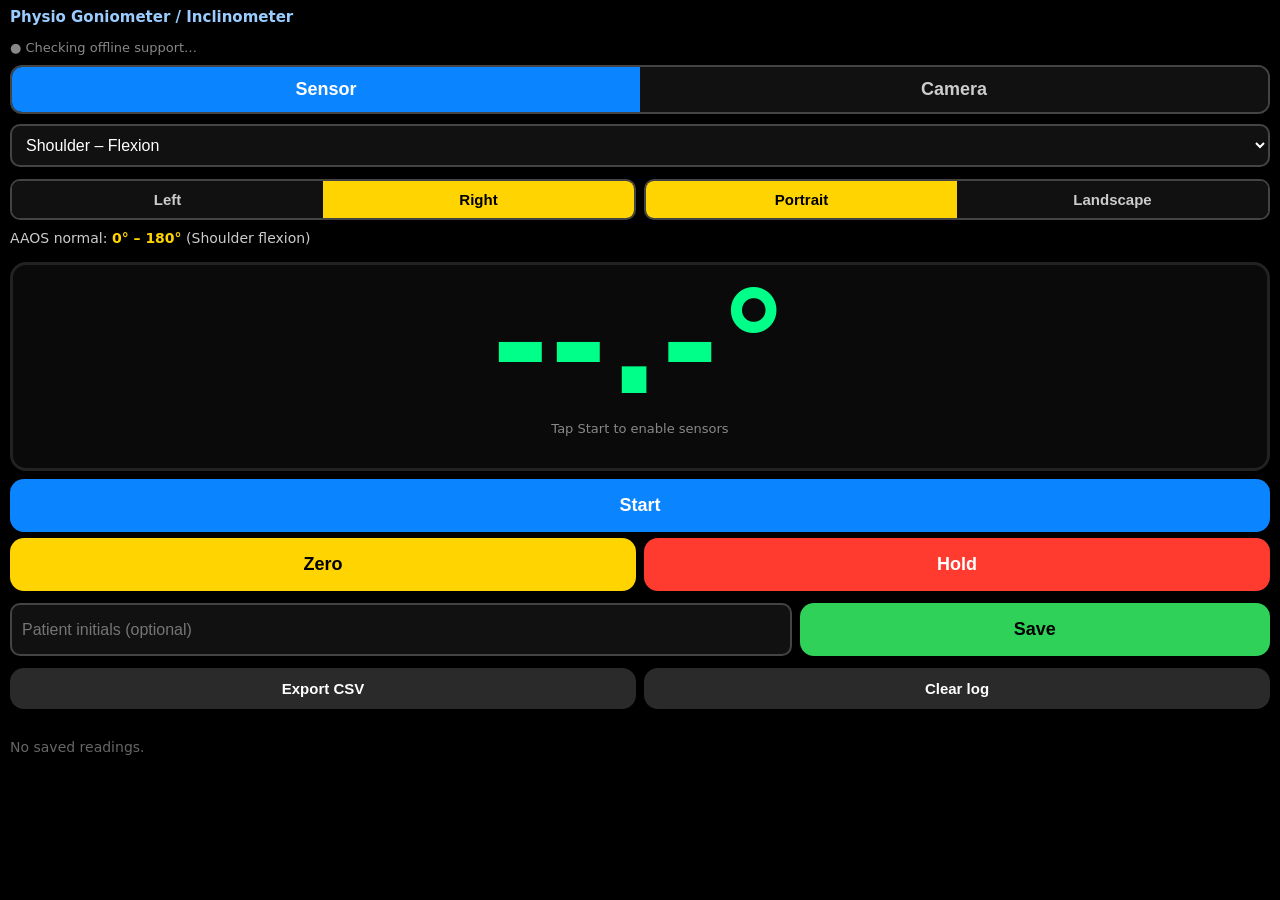
<file: index.html>
<!DOCTYPE html>
<html lang="en"><head>
<meta charset="utf-8">
<meta name="viewport" content="width=device-width,initial-scale=1,viewport-fit=cover,user-scalable=no">
<meta name="theme-color" content="#000000">
<link rel="manifest" href="manifest.json">
<link rel="icon" type="image/png" sizes="192x192" href="icon-192.png">
<link rel="apple-touch-icon" href="apple-touch-icon.png">
<meta name="apple-mobile-web-app-capable" content="yes">
<meta name="mobile-web-app-capable" content="yes">
<meta name="apple-mobile-web-app-status-bar-style" content="black">
<meta name="apple-mobile-web-app-title" content="Goniometer">
<title>Physio Goniometer</title>
<style>
*{box-sizing:border-box;-webkit-tap-highlight-color:transparent}
body{margin:0;background:#000;color:#fff;font-family:system-ui,-apple-system,Segoe UI,Roboto,sans-serif;display:flex;flex-direction:column;min-height:100vh;padding:env(safe-area-inset-top) 10px calc(10px + env(safe-area-inset-bottom))}
h1{font-size:15px;margin:8px 0;color:#9cf;font-weight:600}
.row{display:flex;gap:8px;margin:6px 0}
select,input{flex:1;font-size:16px;padding:10px;background:#111;color:#fff;border:2px solid #444;border-radius:10px;min-width:0}
.seg{display:flex;flex:1;border:2px solid #444;border-radius:10px;overflow:hidden}
.seg button{flex:1;border:0;border-radius:0;margin:0;background:#111;color:#ccc;font-size:15px;padding:10px}
.seg button.on{background:#ffd400;color:#000;font-weight:700}
#ref{font-size:14px;color:#ccc;min-height:20px;margin:4px 0}
#ref b{color:#ffd400}
#readout{text-align:center;margin:8px 0;padding:10px;border-radius:16px;background:#0a0a0a;border:3px solid #222}
#readout.held{border-color:#ff4d4d}
#angle{font-size:min(28vw,140px);font-weight:800;font-variant-numeric:tabular-nums;line-height:1;color:#0f8}
#readout.held #angle{color:#ff6b6b}
#status{font-size:13px;color:#888;margin-top:6px}
#flag{font-size:14px;margin-top:4px;min-height:18px}
button{font-size:18px;font-weight:700;padding:16px 8px;border-radius:14px;border:0;flex:1;background:#2a2a2a;color:#fff}
button:active{filter:brightness(1.4)}
#start{background:#0a84ff}#zero{background:#ffd400;color:#000}#hold{background:#ff3b30}#save{background:#30d158;color:#000}
#log{margin-top:10px;font-size:14px}
#log table{width:100%;border-collapse:collapse}
#log td{border-bottom:1px solid #222;padding:6px 3px;vertical-align:middle}
#log td.a{font-weight:700;color:#0f8;white-space:nowrap}
.del{background:#400;color:#f88;padding:6px 10px;font-size:14px;flex:none}
.small{font-size:15px;padding:12px 6px}
.spacer{flex:1}
.tabs{display:flex;gap:0;border:2px solid #444;border-radius:12px;overflow:hidden;margin:4px 0}
.tabs button{border-radius:0;background:#111;color:#ccc;padding:12px}
.tabs button.on{background:#0a84ff;color:#fff}
#camUI{display:none}
#camWrap{position:relative;background:#0a0a0a;border:3px solid #222;border-radius:16px;overflow:hidden;touch-action:none}
#video,#cv{width:100%;display:block}
#cv{display:none;touch-action:none}
#camAngle{text-align:center;font-size:min(16vw,72px);font-weight:800;color:#0f8;font-variant-numeric:tabular-nums}
#camSub{text-align:center;font-size:14px;color:#aaa}
#camHint{font-size:13px;color:#888;text-align:center;margin:4px 0}
</style></head><body>
<h1>Physio Goniometer / Inclinometer</h1>
<div id="pwaBar" style="display:flex;gap:8px;align-items:center;margin:6px 0;font-size:13px">
<span id="offState" style="flex:1;color:#888">● Checking offline support…</span>
<button id="installBtn" style="display:none;flex:none;font-size:14px;padding:8px 12px;background:#0a84ff">Install app</button></div>
<div id="iosHint" style="display:none;font-size:13px;background:#1c1c1e;border:1px solid #444;border-radius:10px;padding:8px;margin:4px 0">On iPhone: tap <b>Share</b> <span style="font-size:15px">⎋</span> then <b>Add to Home Screen</b> to install and use offline. <a href="#" id="iosX" style="color:#9cf">Dismiss</a></div>

<div class="tabs" id="tabs"><button data-m="sensor" class="on">Sensor</button><button data-m="camera">Camera</button></div>
<div class="row"><select id="joint" aria-label="Joint and movement"></select></div>
<div class="row">
 <div class="seg" id="side"><button data-v="L">Left</button><button data-v="R" class="on">Right</button></div>
 <div class="seg" id="axis"><button data-v="portrait" class="on">Portrait</button><button data-v="landscape">Landscape</button></div>
</div>
<div id="ref"></div>
<div id="sensorUI">
<div id="readout"><div id="angle">--.-°</div><div id="status">Tap Start to enable sensors</div><div id="flag"></div></div>
<div class="spacer"></div>
<div class="row"><button id="start">Start</button></div>
<div class="row"><button id="zero">Zero</button><button id="hold">Hold</button></div>
</div>
<div id="camUI">
<div id="camAngle">--.-°</div><div id="camSub">Capture or load a photo, then tap 3 points</div><div id="flag2" style="text-align:center;font-size:14px;min-height:18px"></div>
<div id="camWrap"><video id="video" playsinline muted autoplay></video><canvas id="cv"></canvas></div>
<div id="camHint">1 proximal landmark · 2 joint axis · 3 distal landmark — drag to adjust</div>
<div class="row"><button id="camLive" style="background:#0a84ff">Live camera</button><button id="camCap" style="background:#ffd400;color:#000">Capture</button></div>
<div class="row"><button class="small" id="camFileBtn">Photo / Upload</button><input type="file" id="camFile" accept="image/*" capture="environment" hidden><button class="small" id="camReset">Reset points</button></div>
<div class="row"><div class="seg" id="camConv"><button data-v="inc" class="on">Included</button><button data-v="sup">180 − angle</button></div><button class="small" id="camPng" style="flex:.7">PNG</button></div>
</div>
<div class="row"><input id="pt" placeholder="Patient initials (optional)" maxlength="8" autocapitalize="characters"><button id="save" style="flex:.6">Save</button></div>
<div class="row"><button class="small" id="csv">Export CSV</button><button class="small" id="clear">Clear log</button></div>
<div id="log"></div>
<script>
(function(){
"use strict";
// AAOS normal reference ranges (degrees)
var J=[
["Shoulder","Flexion",0,180],["Shoulder","Extension",0,60],["Shoulder","Abduction",0,180],
["Shoulder","Internal rotation",0,70],["Shoulder","External rotation",0,90],
["Elbow","Flexion",0,150],["Forearm","Pronation",0,80],["Forearm","Supination",0,80],
["Wrist","Flexion",0,80],["Wrist","Extension",0,70],["Wrist","Radial deviation",0,20],["Wrist","Ulnar deviation",0,30],
["Hip","Flexion",0,120],["Hip","Extension",0,30],["Hip","Abduction",0,45],["Hip","Adduction",0,30],
["Hip","Internal rotation",0,45],["Hip","External rotation",0,45],
["Knee","Flexion",0,135],["Knee","Extension",0,0],
["Ankle","Dorsiflexion",0,20],["Ankle","Plantarflexion",0,50],["Ankle","Inversion",0,35],["Ankle","Eversion",0,15],
["Cervical","Flexion",0,45],["Cervical","Extension",0,45],["Cervical","Lateral flexion",0,45],
["Lumbar","Flexion",0,60],["Lumbar","Extension",0,25],["Lumbar","Lateral flexion",0,25],
["Other","Free measurement",null,null]];
var $=function(id){return document.getElementById(id)};
var sel=$("joint");
J.forEach(function(j,i){var o=document.createElement("option");o.value=i;o.textContent=j[0]+" – "+j[1];sel.appendChild(o)});
var st={side:"R",axis:"portrait",raw:null,filt:null,zero:0,held:false,heldVal:null,running:false,last:0};
var ALPHA=0.15;
try{var p=JSON.parse(localStorage.getItem("gonio_prefs")||"{}");if(p.j!=null)sel.value=p.j;if(p.side)st.side=p.side;if(p.axis)st.axis=p.axis}catch(e){}
function prefs(){try{localStorage.setItem("gonio_prefs",JSON.stringify({j:sel.value,side:st.side,axis:st.axis}))}catch(e){}}
function seg(id,key){var el=$(id);[].forEach.call(el.children,function(b){b.classList.toggle("on",b.dataset.v===st[key]);
 b.onclick=function(){st[key]=b.dataset.v;[].forEach.call(el.children,function(x){x.classList.toggle("on",x===b)});
 if(key==="axis"){st.filt=null;st.zero=0;}prefs();render()}})}
seg("side","side");seg("axis","axis");
function cur(){return J[+sel.value]}
function showRef(){var j=cur();$("ref").innerHTML=j[2]==null?"Free measurement – no reference range":"AAOS normal: <b>"+j[2]+"° – "+j[3]+"°</b> ("+j[0]+" "+j[1].toLowerCase()+")"}
sel.onchange=function(){prefs();showRef();render()};showRef();
// Tilt angle in the plane relevant to how phone lies on limb.
// portrait: rotation about phone's X axis (beta); landscape: about Y axis (gamma) - computed from gravity vector for full 0-360 range.
function tilt(b,g){
 var br=b*Math.PI/180,gr=g*Math.PI/180;
 // gravity in device frame (ZXY intrinsic, alpha irrelevant)
 var gx=-Math.cos(br)*Math.sin(gr), gy=Math.sin(br), gz=Math.cos(br)*Math.cos(gr);
 var a= st.axis==="portrait" ? Math.atan2(gy,gz) : Math.atan2(-gx,gz);
 return a*180/Math.PI;
}
function wrap(a){while(a>180)a-=360;while(a<=-180)a+=360;return a}
function onOri(e){
 if(e.beta==null||e.gamma==null)return;
 var a=tilt(e.beta,e.gamma);st.raw=a;st.last=Date.now();
 if(st.filt==null)st.filt=a;else st.filt=wrap(st.filt+ALPHA*wrap(a-st.filt));
 if(!st.held)render();
}
function val(){if(st.held)return st.heldVal;if(st.filt==null)return null;return wrap(st.filt-st.zero)}
function render(){
 var v=val();
 $("angle").textContent=v==null?"--.-°":Math.abs(v).toFixed(1)+"°";
 $("readout").classList.toggle("held",st.held);
 $("hold").textContent=st.held?"Release":"Hold";
 var f="";var j=cur();
 if(v!=null&&j[2]!=null){var m=Math.abs(v);f=m<j[3]-5?"<span style='color:#ff9f0a'>Below normal (−"+(j[3]-m).toFixed(1)+"°)</span>":m>j[3]+5?"<span style='color:#64d2ff'>Above normal range</span>":"<span style='color:#0f8'>Within normal range</span>"}
 $("flag").innerHTML=f;
 if(st.running)$("status").textContent=(st.held?"HELD":"Live")+" · "+st.axis+" · "+(st.side==="L"?"Left":"Right")+(v!=null&&v<0?" · (−) direction":"");
}
$("start").onclick=function(){
 function go(){window.addEventListener("deviceorientation",onOri,true);st.running=true;$("start").textContent="Sensors on";$("start").style.background="#1c3d6b";
  $("status").textContent="Waiting for sensor data…";
  setTimeout(function(){if(!st.last)$("status").textContent="No sensor data. Needs a phone with motion sensors and HTTPS."},2500)}
 if(typeof DeviceOrientationEvent!=="undefined"&&typeof DeviceOrientationEvent.requestPermission==="function"){
  DeviceOrientationEvent.requestPermission().then(function(r){if(r==="granted")go();else $("status").textContent="Motion permission denied. Enable in Settings › Safari › Motion & Orientation."}).catch(function(err){$("status").textContent="Permission error: "+err})
 }else if(typeof DeviceOrientationEvent==="undefined"){$("status").textContent="DeviceOrientation not supported on this device."}else go();
};
$("zero").onclick=function(){if(st.filt==null)return;st.held=false;st.zero=st.filt;render();buzz()};
$("hold").onclick=function(){if(!st.held){var v=val();if(v==null)return;st.heldVal=v;st.held=true}else st.held=false;render();buzz()};
function buzz(){try{navigator.vibrate&&navigator.vibrate(30)}catch(e){}}
// Log
function load(){try{return JSON.parse(localStorage.getItem("gonio_log")||"[]")}catch(e){return[]}}
function store(l){localStorage.setItem("gonio_log",JSON.stringify(l))}
function esc(s){return String(s).replace(/[&<>"']/g,function(c){return{"&":"&amp;","<":"&lt;",">":"&gt;",'"':"&quot;","'":"&#39;"}[c]})}
function drawLog(){var l=load();if(!l.length){$("log").innerHTML="<p style='color:#666'>No saved readings.</p>";return}
 var h="<table>";l.slice().reverse().forEach(function(r){var d=new Date(r.t);
  h+="<tr><td>"+esc(d.toLocaleDateString())+" "+esc(d.toLocaleTimeString([], {hour:'2-digit',minute:'2-digit'}))+"<br><small>"+esc(r.pt||"—")+" · "+esc(r.side)+" "+esc(r.joint)+" "+esc(r.mov)+(r.method==="camera"?" · 📷":"")+"</small></td><td class='a'>"+r.angle.toFixed(1)+"°</td><td><button class='del' data-id='"+r.id+"'>✕</button></td></tr>"});
 $("log").innerHTML=h+"</table>";
 [].forEach.call(document.querySelectorAll(".del"),function(b){b.onclick=function(){if(!confirm("Delete this reading?"))return;store(load().filter(function(r){return String(r.id)!==b.dataset.id}));drawLog()}})}
$("save").onclick=function(){var v=window.__mode==="camera"?window.__camVal():val();if(v==null){alert("No reading yet. Tap Start.");return}var j=cur();
 var l=load();l.push({id:Date.now(),t:new Date().toISOString(),pt:$("pt").value.trim().toUpperCase(),side:st.side==="L"?"Left":"Right",joint:j[0],mov:j[1],angle:Math.round(Math.abs(v)*10)/10,signed:Math.round(v*10)/10,axis:window.__mode==="camera"?"":st.axis,method:window.__mode==="camera"?"camera":"sensor",normal:j[2]==null?"":j[2]+"-"+j[3]});
 store(l);drawLog();buzz()};
$("clear").onclick=function(){if(confirm("Delete ALL saved readings?")){store([]);drawLog()}};
$("csv").onclick=function(){var l=load();if(!l.length){alert("Log is empty.");return}
 var q=function(s){return'"'+String(s).replace(/"/g,'""')+'"'};
 var rows=[["Timestamp","Patient","Side","Joint","Movement","Angle_deg","Signed_deg","Axis","Method","AAOS_normal_deg"]].concat(l.map(function(r){return[r.t,r.pt,r.side,r.joint,r.mov,r.angle,r.signed,r.axis,r.method||"sensor",r.normal]}));
 var csv=rows.map(function(r){return r.map(q).join(",")}).join("\r\n");
 var blob=new Blob(["\ufeff"+csv],{type:"text/csv"});var name="goniometer_"+new Date().toISOString().slice(0,10)+".csv";
 try{var file=new File([blob],name,{type:"text/csv"});if(navigator.canShare&&navigator.canShare({files:[file]})){navigator.share({files:[file],title:name}).catch(function(){});return}}catch(e){}
 var a=document.createElement("a");a.href=URL.createObjectURL(blob);a.download=name;document.body.appendChild(a);a.click();setTimeout(function(){URL.revokeObjectURL(a.href);a.remove()},1000)};
drawLog();render();
window.__gonio={st:st,val:val};window.__J=J;
})();
</script>

<script>
(function(){
"use strict";
var $=function(id){return document.getElementById(id)};
window.__mode="sensor";
var video=$("video"),cv=$("cv"),ctx=cv.getContext("2d"),img=null,pts=[],drag=-1,conv="inc",stream=null,loupe=null;
[].forEach.call($("tabs").children,function(b){b.onclick=function(){window.__mode=b.dataset.m;
 [].forEach.call($("tabs").children,function(x){x.classList.toggle("on",x===b)});
 $("sensorUI").style.display=b.dataset.m==="sensor"?"":"none";$("camUI").style.display=b.dataset.m==="camera"?"block":"none";
 $("axis").style.visibility=b.dataset.m==="camera"?"hidden":"";if(b.dataset.m!=="camera")stop();}});
[].forEach.call($("camConv").children,function(b){b.onclick=function(){conv=b.dataset.v;[].forEach.call($("camConv").children,function(x){x.classList.toggle("on",x===b)});draw()}});
function stop(){if(stream){stream.getTracks().forEach(function(t){t.stop()});stream=null}}
$("camLive").onclick=function(){
 if(!navigator.mediaDevices||!navigator.mediaDevices.getUserMedia){$("camSub").textContent="Live camera unavailable – use Photo / Upload";return}
 navigator.mediaDevices.getUserMedia({video:{facingMode:{ideal:"environment"},width:{ideal:1920}},audio:false}).then(function(s){stop();stream=s;video.srcObject=s;video.style.display="block";cv.style.display="none";video.play();$("camSub").textContent="Aim, then tap Capture"})
 .catch(function(e){$("camSub").textContent="Camera error: "+e.name+" – use Photo / Upload"})};
$("camCap").onclick=function(){if(!stream||!video.videoWidth){$("camSub").textContent="Start Live camera first";return}
 var c=document.createElement("canvas");c.width=video.videoWidth;c.height=video.videoHeight;c.getContext("2d").drawImage(video,0,0);
 var im=new Image();im.onload=function(){setImg(im)};im.src=c.toDataURL("image/jpeg",.92);stop()};
$("camFileBtn").onclick=function(){$("camFile").click()};
$("camFile").onchange=function(e){var f=e.target.files[0];if(!f)return;var im=new Image();im.onload=function(){setImg(im)};im.src=URL.createObjectURL(f);e.target.value=""};
$("camReset").onclick=function(){pts=[];draw()};
function setImg(im){img=im;pts=[];cv.width=im.naturalWidth;cv.height=im.naturalHeight;video.style.display="none";cv.style.display="block";$("camSub").textContent="Tap: proximal, joint axis, distal";draw()}
window.__camSetImg=setImg;
function ang(){if(pts.length<3)return null;var a=pts[0],b=pts[1],c=pts[2];
 var a1=Math.atan2(a.y-b.y,a.x-b.x),a2=Math.atan2(c.y-b.y,c.x-b.x);var d=Math.abs(a1-a2)*180/Math.PI;if(d>180)d=360-d;return d}
window.__camVal=function(){var d=ang();if(d==null)return null;return conv==="inc"?d:180-d};
window.__camPts=function(p){if(p)pts=p;draw();return pts};
function draw(){if(!img)return;var W=cv.width,u=Math.max(W,cv.height)/400;
 ctx.drawImage(img,0,0);ctx.lineCap="round";
 if(pts.length>1){ctx.lineWidth=4*u;ctx.strokeStyle="#ffd400";ctx.beginPath();ctx.moveTo(pts[0].x,pts[0].y);ctx.lineTo(pts[1].x,pts[1].y);if(pts[2])ctx.lineTo(pts[2].x,pts[2].y);ctx.stroke()}
 var d=ang();
 if(d!=null){var b=pts[1],a1=Math.atan2(pts[0].y-b.y,pts[0].x-b.x),a2=Math.atan2(pts[2].y-b.y,pts[2].x-b.x),diff=a2-a1;
  while(diff>Math.PI)diff-=2*Math.PI;while(diff<-Math.PI)diff+=2*Math.PI;
  ctx.strokeStyle="#0f8";ctx.lineWidth=3*u;ctx.beginPath();ctx.arc(b.x,b.y,30*u,a1,a1+diff,diff<0);ctx.stroke();
  var v=window.__camVal();ctx.font="bold "+(22*u)+"px system-ui";ctx.fillStyle="#000";ctx.strokeStyle="#000";ctx.lineWidth=5*u;
  var t=v.toFixed(1)+"°",mid=a1+diff/2,tx=b.x+Math.cos(mid)*48*u-20*u,ty=b.y+Math.sin(mid)*48*u+8*u;ctx.strokeText(t,tx,ty);ctx.fillStyle="#0f8";ctx.fillText(t,tx,ty)}
 pts.forEach(function(p,i){ctx.beginPath();ctx.arc(p.x,p.y,9*u,0,7);ctx.fillStyle=i===1?"#ff3b30":"#0a84ff";ctx.fill();ctx.lineWidth=2*u;ctx.strokeStyle="#fff";ctx.stroke();
  ctx.fillStyle="#fff";ctx.font="bold "+(12*u)+"px system-ui";ctx.fillText(String(i+1),p.x-4*u,p.y+4*u)});
 if(loupe){var R=70*u,z=3,lx=loupe.x<W/2?W-R-10*u:R+10*u,ly=R+10*u;
  ctx.save();ctx.beginPath();ctx.arc(lx,ly,R,0,7);ctx.clip();ctx.drawImage(img,loupe.x-R/z,loupe.y-R/z,2*R/z,2*R/z,lx-R,ly-R,2*R,2*R);
  ctx.strokeStyle="#ff3b30";ctx.lineWidth=1.5*u;ctx.beginPath();ctx.moveTo(lx-R,ly);ctx.lineTo(lx+R,ly);ctx.moveTo(lx,ly-R);ctx.lineTo(lx,ly+R);ctx.stroke();ctx.restore();
  ctx.beginPath();ctx.arc(lx,ly,R,0,7);ctx.strokeStyle="#fff";ctx.lineWidth=3*u;ctx.stroke()}
 $("camAngle").textContent=d==null?"--.-°":window.__camVal().toFixed(1)+"°";
 $("camSub").textContent=d==null?(["Tap proximal landmark","Tap joint axis","Tap distal landmark"][pts.length]):"Included "+d.toFixed(1)+"° · 180−angle "+(180-d).toFixed(1)+"°";
 var f="",sel=$("joint");if(d!=null&&window.__J){var j=window.__J[+sel.value];var m=window.__camVal();if(j[2]!=null)f=m<j[3]-5?"<span style='color:#ff9f0a'>Below normal (−"+(j[3]-m).toFixed(1)+"°)</span>":m>j[3]+5?"<span style='color:#64d2ff'>Above normal range</span>":"<span style='color:#0f8'>Within normal range</span>"}
 $("flag2").innerHTML=f}
$("joint").addEventListener("change",draw);
function pos(e){var r=cv.getBoundingClientRect();return{x:(e.clientX-r.left)*cv.width/r.width,y:(e.clientY-r.top)*cv.height/r.height}}
cv.addEventListener("pointerdown",function(e){if(!img)return;e.preventDefault();cv.setPointerCapture(e.pointerId);var p=pos(e),r=cv.getBoundingClientRect(),th=30*cv.width/r.width,best=-1,bd=th;
 pts.forEach(function(q,i){var dd=Math.hypot(q.x-p.x,q.y-p.y);if(dd<bd){bd=dd;best=i}});
 if(best<0&&pts.length<3){pts.push(p);best=pts.length-1}drag=best;if(drag>=0){pts[drag]=p;loupe=p}draw()});
cv.addEventListener("pointermove",function(e){if(drag<0)return;e.preventDefault();var p=pos(e);pts[drag]=p;loupe=p;draw()});
function up(){drag=-1;loupe=null;draw()}cv.addEventListener("pointerup",up);cv.addEventListener("pointercancel",up);
$("camPng").onclick=function(){if(!img)return;loupe=null;draw();var sel=$("joint"),j=window.__J?window.__J[+sel.value]:["",""];
 var a=document.createElement("a");a.download="goniometer_"+(j[0]+"_"+j[1]).replace(/\W+/g,"_")+"_"+new Date().toISOString().slice(0,19).replace(/:/g,"")+".png";
 cv.toBlob(function(b){a.href=URL.createObjectURL(b);document.body.appendChild(a);a.click();setTimeout(function(){a.remove()},1000)},"image/png")};
})();
</script>
<script>
(function(){var st=document.getElementById("offState"),ib=document.getElementById("installBtn"),dp=null;
function set(t,c){st.textContent="● "+t;st.style.color=c}
function upd(){if(!navigator.onLine)set("Offline – running from cache","#ff9f0a")}
window.addEventListener("online",function(){chk()});window.addEventListener("offline",upd);
function chk(){if(!("serviceWorker" in navigator)||!window.isSecureContext){set("Offline mode needs HTTPS / a modern browser","#ff6b6b");return}
 navigator.serviceWorker.ready.then(function(r){caches.keys().then(function(k){set(k.length?"Offline ready":"Preparing offline…",k.length?"#30d158":"#888");upd()})})}
if("serviceWorker" in navigator&&window.isSecureContext){navigator.serviceWorker.register("sw.js",{scope:"./"}).then(function(){chk()}).catch(function(e){set("Offline setup failed: "+e.message,"#ff6b6b")})}else chk();
window.addEventListener("beforeinstallprompt",function(e){e.preventDefault();dp=e;ib.style.display=""});
ib.onclick=function(){if(!dp)return;dp.prompt();dp.userChoice.finally(function(){dp=null;ib.style.display="none"})};
window.addEventListener("appinstalled",function(){ib.style.display="none"});
var ios=/iphone|ipad|ipod/i.test(navigator.userAgent)||(navigator.platform==="MacIntel"&&navigator.maxTouchPoints>1),standalone=navigator.standalone||matchMedia("(display-mode: standalone)").matches;
if(ios&&!standalone&&!localStorage.getItem("iosHintX"))document.getElementById("iosHint").style.display="";
document.getElementById("iosX").onclick=function(e){e.preventDefault();localStorage.setItem("iosHintX","1");document.getElementById("iosHint").style.display="none"};
})();
</script>
</body></html>
</file>
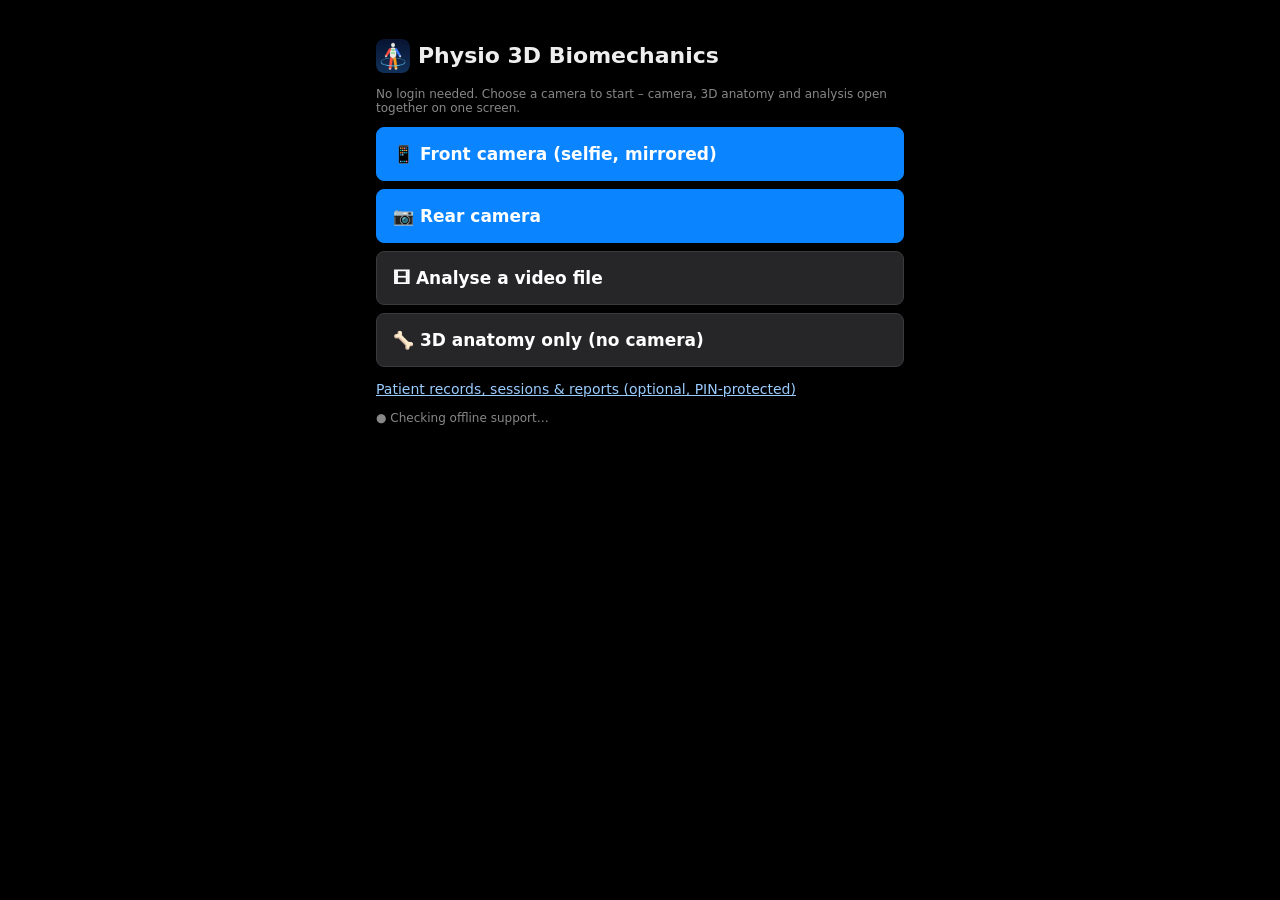
<file: biomech/index.html>
<!doctype html><html lang="en"><head><meta charset="utf-8"><meta name="viewport" content="width=device-width,initial-scale=1,viewport-fit=cover">
<title>Physio 3D Biomechanics</title><meta name="theme-color" content="#000000"><link rel="manifest" href="manifest.json">
<link rel="icon" href="favicon-32.png" sizes="32x32"><link rel="apple-touch-icon" href="apple-touch-icon.png"><meta name="apple-mobile-web-app-capable" content="yes">
<style>
*{box-sizing:border-box}html,body{margin:0;height:100%;background:#000;color:#eee;font-family:system-ui,-apple-system,Segoe UI,Roboto,sans-serif;font-size:14px}
button,select,input{font:inherit;color:#fff;background:#262628;border:1px solid #3a3a3c;border-radius:8px;padding:6px 9px;margin:2px}button{cursor:pointer;font-weight:600}
.b{background:#0a84ff;border-color:#0a84ff}.y{background:#ffd400;color:#000;border-color:#ffd400}.on{background:#0a84ff;border-color:#0a84ff}
#start{max-width:560px;margin:0 auto;padding:24px 16px}#start h1{font-size:22px;display:flex;gap:8px;align-items:center}#start h1 img{width:34px;border-radius:8px}
#start .big{display:block;width:100%;padding:16px;font-size:17px;margin:8px 0;text-align:left}#start small{color:#888}
#app{display:none;height:100%;flex-direction:column}#bar{display:flex;flex-wrap:wrap;gap:2px;align-items:center;padding:4px 6px;background:#0d0d0f;border-bottom:1px solid #222}
#bar .t{font-weight:800;margin-right:6px}#bar .sp{flex:1}.pill{display:inline-block;padding:2px 8px;border-radius:10px;font-size:12px;background:#222;margin:1px}
#grid{flex:1;min-height:0;display:grid;gap:4px;padding:4px;grid-template-columns:1fr 1.25fr 380px;grid-template-areas:"cam atl ana"}
@media(max-width:1250px){#grid{grid-template-columns:1fr 1.2fr;grid-template-rows:auto 1fr;grid-template-areas:"cam atl" "ana atl"}}
.pn{background:#0b0c10;border:1px solid #222;border-radius:10px;min-height:0;min-width:0;position:relative;overflow:hidden;display:flex;flex-direction:column}
#pcam{grid-area:cam}#patl{grid-area:atl}#pana{grid-area:ana;overflow:auto}
#vwrap{position:relative;background:#111;flex:1;min-height:180px}#vwrap video{width:100%;height:100%;object-fit:contain;display:block}#vwrap canvas{position:absolute;inset:0;width:100%;height:100%}
.mir{transform:scaleX(-1)}#hud{position:absolute;left:6px;top:6px;right:6px;display:flex;gap:4px;flex-wrap:wrap;pointer-events:none;text-shadow:0 1px 2px #000}
#atl{flex:1;width:100%;min-height:260px;display:block;touch-action:none;background:radial-gradient(#1a2333,#05070a)}
#ltools{padding:4px;border-top:1px solid #222;font-size:12px;max-height:45%;overflow:auto}#ltools .lr{display:flex;align-items:center;gap:4px}#ltools .lr span{flex:1}#ltools input[type=range]{width:70px;padding:0}
#selbox{position:absolute;left:6px;top:6px;max-width:70%;background:#000c;border:1px solid #333;border-radius:8px;padding:6px;font-size:12px;display:none}
#tabs{display:flex;flex-wrap:wrap;gap:2px;padding:4px;position:sticky;top:0;background:#0b0c10;z-index:2}#tabs button{padding:5px 8px;font-size:13px}
.tb{padding:6px 8px}.tb table{border-collapse:collapse;width:100%;font-size:12px}.tb td,.tb th{border-bottom:1px solid #222;padding:3px;text-align:left;vertical-align:top}.tb th{color:#9cf}
.tag{font-size:10px;padding:1px 5px;border-radius:6px;white-space:nowrap}.tc{background:#0a3d1f;color:#7ee2a0}.ti{background:#3d2a00;color:#ffcf66}
.muted{color:#888;font-size:12px}.role{display:inline-block;width:10px;height:10px;border-radius:3px;margin-right:4px}#arc{width:100%;height:240px;display:block;background:radial-gradient(#1a2333,#05070a);border-radius:8px;touch-action:none}
#lic{font-size:10px;color:#777;padding:2px 6px}#mtabs{display:none}
@media(max-width:760px){#grid{display:block;overflow:auto}#mtabs{display:flex;gap:2px;padding:4px}#mtabs button{flex:1}.pn{display:none;height:calc(100vh - 140px)}.pn.show{display:flex}#pana.show{display:block}}
</style>
<script type="importmap">{"imports":{"three":"./vendor/three.module.min.js"}}</script></head><body>
<div id="start"><h1><img src="icon-192.png" alt="">Physio 3D Biomechanics</h1>
<p class="muted">No login needed. Choose a camera to start – camera, 3D anatomy and analysis open together on one screen.</p>
<button class="big b" data-cam="user">📱 Front camera (selfie, mirrored)</button><button class="big b" data-cam="environment">📷 Rear camera</button>
<button class="big" data-cam="file">🎞 Analyse a video file</button><button class="big" data-cam="none">🦴 3D anatomy only (no camera)</button>
<p><a href="patients.html" style="color:#9cf">Patient records, sessions & reports (optional, PIN-protected)</a></p>
<p id="offState" class="muted">● Checking offline support…</p></div>
<div id="app"><div id="bar"><span class="t">Biomech3D</span>
<select id="reg"></select><select id="side"><option value="R">Right</option><option value="L">Left</option></select><select id="mot"></select>
<button id="camT" title="Switch front/rear">⟲ Camera</button><span id="viewP" class="pill">view: –</span><span id="poseP" class="pill">pose: –</span><span class="sp"></span>
<button id="saveB">💾 Save</button><a href="patients.html"><button>Patient tools</button></a></div>
<div id="mtabs"><button data-p="pcam" class="on">Camera</button><button data-p="patl">3D</button><button data-p="pana">Analysis</button></div>
<div id="grid">
<div class="pn show" id="pcam"><div id="vwrap"><video id="vid" playsinline muted></video><canvas id="ov"></canvas><div id="hud"></div></div></div>
<div class="pn" id="patl"><canvas id="atl"></canvas><div id="selbox"></div><div id="ltools"></div><div id="lic"></div></div>
<div class="pn" id="pana"><div id="tabs"></div><div id="tbody" class="tb"></div></div>
</div></div>
<input type="file" id="vidPick" accept="video/*" style="display:none">
<script type="module" src="main.js"></script>
<script>
(function(){var st=document.getElementById("offState");function set(t,c){st.textContent="● "+t;st.style.color=c}
if("serviceWorker" in navigator&&window.isSecureContext){navigator.serviceWorker.register("sw.js",{scope:"./"}).then(function(){return navigator.serviceWorker.ready}).then(function(){caches.keys().then(function(k){var ok=k.some(function(x){return x.indexOf("biomech-v2")===0});set(ok?"Offline ready (region models cache after first open)":"Preparing offline…",ok?"#30d158":"#888")})}).catch(function(e){set("Offline setup failed: "+e.message,"#ff6b6b")})}else set("Offline mode needs HTTPS","#ff6b6b");})();
</script></body></html>
</file>
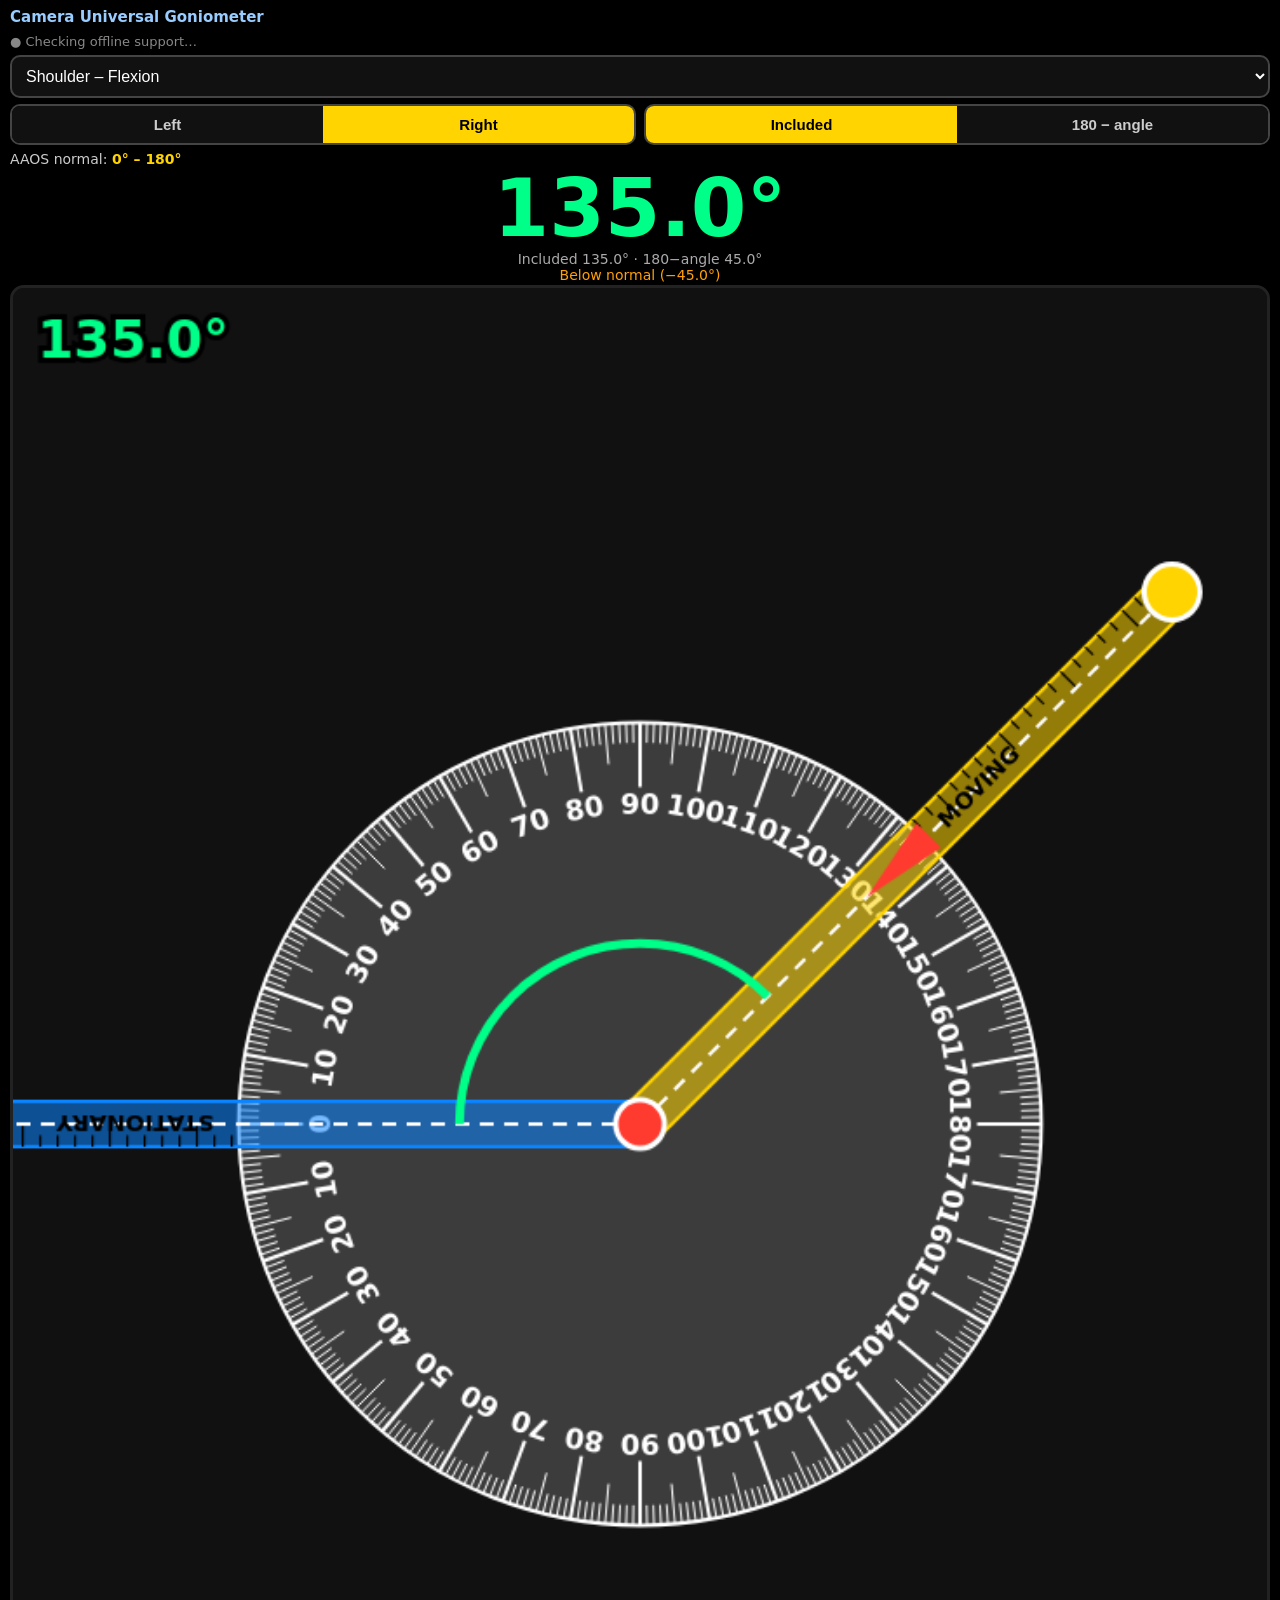
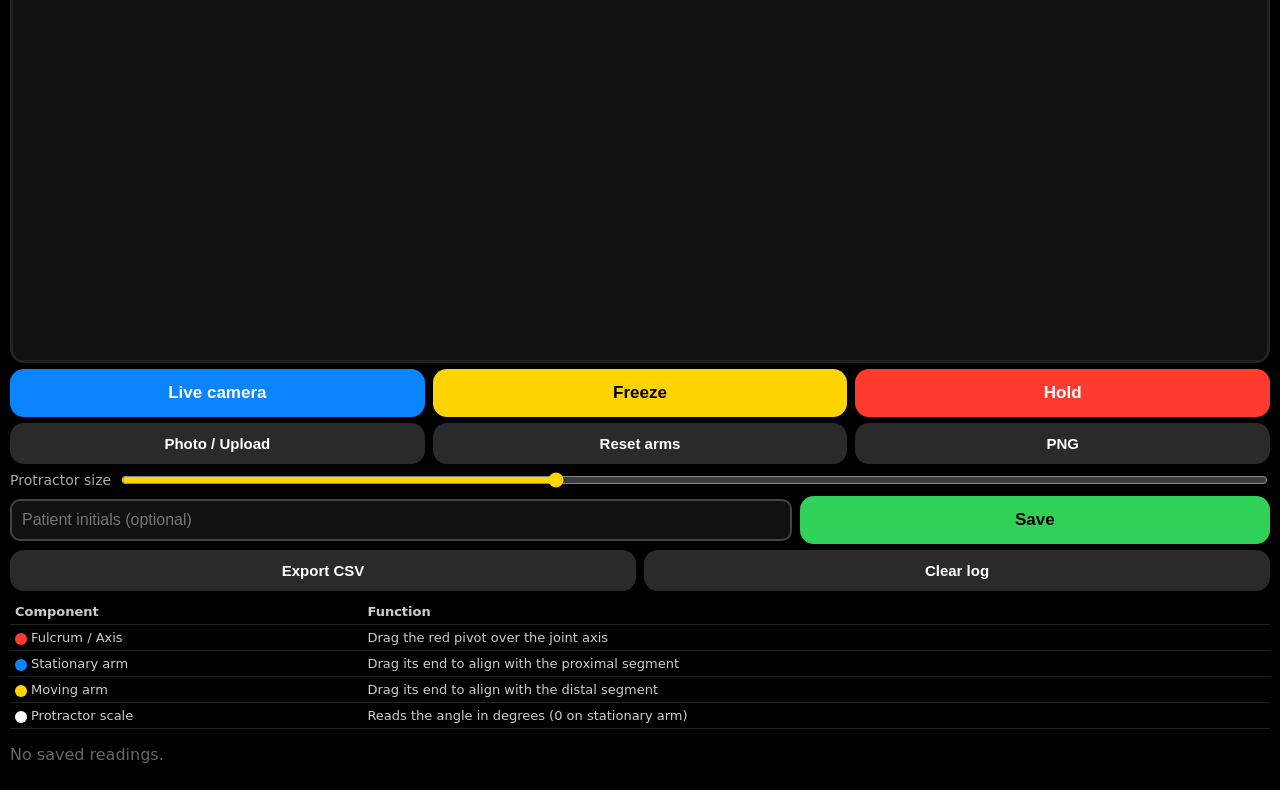
<file: camera/index.html>
<!DOCTYPE html>
<html lang="en"><head>
<meta charset="utf-8">
<meta name="viewport" content="width=device-width,initial-scale=1,viewport-fit=cover,user-scalable=no">
<meta name="theme-color" content="#000">
<link rel="manifest" href="manifest.json">
<link rel="icon" type="image/png" sizes="192x192" href="icon-192.png">
<link rel="apple-touch-icon" href="apple-touch-icon.png">
<meta name="apple-mobile-web-app-capable" content="yes">
<meta name="mobile-web-app-capable" content="yes">
<meta name="apple-mobile-web-app-status-bar-style" content="black">
<meta name="apple-mobile-web-app-title" content="CamGonio">
<title>Camera Goniometer</title>
<style>
*{box-sizing:border-box;-webkit-tap-highlight-color:transparent}
body{margin:0;background:#000;color:#fff;font-family:system-ui,-apple-system,Segoe UI,Roboto,sans-serif;padding:env(safe-area-inset-top) 10px calc(10px + env(safe-area-inset-bottom))}
h1{font-size:15px;margin:8px 0;color:#9cf}
.row{display:flex;gap:8px;margin:6px 0;align-items:center}
select,input[type=text]{flex:1;font-size:16px;padding:10px;background:#111;color:#fff;border:2px solid #444;border-radius:10px;min-width:0}
.seg{display:flex;flex:1;border:2px solid #444;border-radius:10px;overflow:hidden}
.seg button{flex:1;border:0;border-radius:0;background:#111;color:#ccc;font-size:15px;padding:10px}
.seg button.on{background:#ffd400;color:#000}
button{font-size:17px;font-weight:700;padding:14px 8px;border-radius:14px;border:0;flex:1;background:#2a2a2a;color:#fff}
button:active{filter:brightness(1.4)}
#ref{font-size:14px;color:#ccc}#ref b{color:#ffd400}
#big{text-align:center;font-size:min(18vw,80px);font-weight:800;color:#0f8;font-variant-numeric:tabular-nums;line-height:1.05}
#big.held{color:#ff6b6b}
#sub{text-align:center;font-size:14px;color:#aaa}#flag{text-align:center;font-size:14px;min-height:18px}
#wrap{position:relative;border:3px solid #222;border-radius:14px;overflow:hidden;background:#111}
#wrap.held{border-color:#ff3b30}
#cv{width:100%;display:block;touch-action:none}
video{display:none}
input[type=range]{flex:1;accent-color:#ffd400}
.legend{font-size:13px;color:#ccc;border-collapse:collapse;width:100%;margin-top:8px}
.legend td{border-bottom:1px solid #222;padding:5px}.sw{display:inline-block;width:12px;height:12px;border-radius:50%;vertical-align:middle;margin-right:4px}
#log table{width:100%;border-collapse:collapse;font-size:14px}#log td{border-bottom:1px solid #222;padding:6px 3px}
#log td.a{font-weight:700;color:#0f8}.del{background:#400;color:#f88;padding:6px 10px;font-size:14px;flex:none}
.small{font-size:15px;padding:12px 6px}
</style></head><body>
<h1>Camera Universal Goniometer</h1>
<div id="pwaBar" style="display:flex;gap:8px;align-items:center;margin:6px 0;font-size:13px">
<span id="offState" style="flex:1;color:#888">● Checking offline support…</span>
<button id="installBtn" style="display:none;flex:none;font-size:14px;padding:8px 12px;background:#0a84ff">Install app</button></div>
<div id="iosHint" style="display:none;font-size:13px;background:#1c1c1e;border:1px solid #444;border-radius:10px;padding:8px;margin:4px 0">On iPhone: tap <b>Share</b> <span style="font-size:15px">⎋</span> then <b>Add to Home Screen</b> to install and use offline. <a href="#" id="iosX" style="color:#9cf">Dismiss</a></div>

<div class="row"><select id="joint"></select></div>
<div class="row"><div class="seg" id="side"><button data-v="Left">Left</button><button data-v="Right" class="on">Right</button></div>
<div class="seg" id="conv"><button data-v="inc" class="on">Included</button><button data-v="sup">180 − angle</button></div></div>
<div id="ref"></div>
<div id="big">--.-°</div><div id="sub">Start camera or load a photo</div><div id="flag"></div>
<div id="wrap"><canvas id="cv" width="720" height="960"></canvas></div>
<video id="video" playsinline muted autoplay></video>
<div class="row"><button id="live" style="background:#0a84ff">Live camera</button><button id="freeze" style="background:#ffd400;color:#000">Freeze</button><button id="hold" style="background:#ff3b30">Hold</button></div>
<div class="row"><button class="small" id="fileBtn">Photo / Upload</button><input type="file" id="file" accept="image/*" capture="environment" hidden><button class="small" id="reset">Reset arms</button><button class="small" id="png">PNG</button></div>
<div class="row"><span style="font-size:14px;color:#aaa">Protractor size</span><input type="range" id="size" min="15" max="60" value="32"></div>
<div class="row"><input type="text" id="pt" placeholder="Patient initials (optional)" maxlength="8" autocapitalize="characters"><button id="save" style="background:#30d158;color:#000;flex:.6">Save</button></div>
<div class="row"><button class="small" id="csv">Export CSV</button><button class="small" id="clear">Clear log</button></div>
<table class="legend"><tr><td><b>Component</b></td><td><b>Function</b></td></tr>
<tr><td><span class="sw" style="background:#ff3b30"></span>Fulcrum / Axis</td><td>Drag the red pivot over the joint axis</td></tr>
<tr><td><span class="sw" style="background:#0a84ff"></span>Stationary arm</td><td>Drag its end to align with the proximal segment</td></tr>
<tr><td><span class="sw" style="background:#ffd400"></span>Moving arm</td><td>Drag its end to align with the distal segment</td></tr>
<tr><td><span class="sw" style="background:#fff"></span>Protractor scale</td><td>Reads the angle in degrees (0 on stationary arm)</td></tr></table>
<div id="log"></div>
<script>
(function(){"use strict";
var J=[["Shoulder","Flexion",0,180],["Shoulder","Extension",0,60],["Shoulder","Abduction",0,180],["Shoulder","Internal rotation",0,70],["Shoulder","External rotation",0,90],
["Elbow","Flexion",0,150],["Forearm","Pronation",0,80],["Forearm","Supination",0,80],["Wrist","Flexion",0,80],["Wrist","Extension",0,70],["Wrist","Radial deviation",0,20],["Wrist","Ulnar deviation",0,30],
["Hip","Flexion",0,120],["Hip","Extension",0,30],["Hip","Abduction",0,45],["Hip","Adduction",0,30],["Hip","Internal rotation",0,45],["Hip","External rotation",0,45],
["Knee","Flexion",0,135],["Knee","Extension",0,0],["Ankle","Dorsiflexion",0,20],["Ankle","Plantarflexion",0,50],["Ankle","Inversion",0,35],["Ankle","Eversion",0,15],
["Cervical","Flexion",0,45],["Cervical","Extension",0,45],["Cervical","Lateral flexion",0,45],["Lumbar","Flexion",0,60],["Lumbar","Extension",0,25],["Lumbar","Lateral flexion",0,25],["Other","Free measurement",null,null]];
var $=function(i){return document.getElementById(i)},sel=$("joint");
J.forEach(function(j,i){var o=document.createElement("option");o.value=i;o.textContent=j[0]+" – "+j[1];sel.appendChild(o)});
var cv=$("cv"),ctx=cv.getContext("2d"),video=$("video"),stream=null,src=null,frozen=null;
var S={side:"Right",conv:"inc",held:false,heldVal:null,f:{x:360,y:480},ts:Math.PI,tm:-Math.PI/4,drag:null,lp:null};
function seg(id,k){var el=$(id);[].forEach.call(el.children,function(b){b.onclick=function(){S[k]=b.dataset.v;[].forEach.call(el.children,function(x){x.classList.toggle("on",x===b)});draw()}})}
seg("side","side");seg("conv","conv");
sel.onchange=function(){var j=J[+sel.value];$("ref").innerHTML=j[2]==null?"Free measurement":"AAOS normal: <b>"+j[2]+"° – "+j[3]+"°</b>";draw()};sel.onchange();
function R(){return Math.min(cv.width,cv.height)*$("size").value/100}
function L(){return Math.max(cv.width,cv.height)*0.45}
function inc(){var d=Math.abs(S.tm-S.ts)*180/Math.PI%360;return d>180?360-d:d}
function val(){if(S.held)return S.heldVal;return S.conv==="inc"?inc():180-inc()}
window.__g={S:S,inc:inc,val:val,set:function(o){Object.assign(S,o);draw()}};
function u(){return Math.max(cv.width,cv.height)/960}
function arm(th,col,label){var f=S.f,l=L(),k=u(),w=26*k;ctx.save();ctx.translate(f.x,f.y);ctx.rotate(th);
 ctx.globalAlpha=.55;ctx.fillStyle=col;ctx.fillRect(0,-w/2,l,w);ctx.globalAlpha=1;ctx.strokeStyle=col;ctx.lineWidth=2*k;ctx.strokeRect(0,-w/2,l,w);
 ctx.strokeStyle="#000";ctx.lineWidth=1.2*k;for(var x=R()+4*k;x<l;x+=10*k){var t=(Math.round(x/(10*k))%5===0)?w/2:w/4;ctx.beginPath();ctx.moveTo(x,-w/2);ctx.lineTo(x,-w/2+t);ctx.stroke()}
 ctx.strokeStyle="#fff";ctx.lineWidth=2*k;ctx.setLineDash([8*k,6*k]);ctx.beginPath();ctx.moveTo(0,0);ctx.lineTo(l,0);ctx.stroke();ctx.setLineDash([]);
 ctx.fillStyle="#000";ctx.font="bold "+(13*k)+"px system-ui";ctx.fillText(label,R()+14*k,5*k);
 ctx.beginPath();ctx.arc(l,0,16*k,0,7);ctx.fillStyle=col;ctx.fill();ctx.strokeStyle="#fff";ctx.lineWidth=3*k;ctx.stroke();ctx.restore()}
function protractor(){var f=S.f,r=R(),k=u();ctx.save();ctx.translate(f.x,f.y);ctx.rotate(S.ts);
 ctx.beginPath();ctx.arc(0,0,r,0,7);ctx.fillStyle="rgba(255,255,255,.18)";ctx.fill();ctx.strokeStyle="#fff";ctx.lineWidth=2*k;ctx.stroke();
 for(var d=0;d<360;d++){var a=d*Math.PI/180,len=d%10===0?r*.16:d%5===0?r*.1:r*.05;if(r<120*k&&d%5)continue;
  ctx.beginPath();ctx.moveTo(Math.cos(a)*r,Math.sin(a)*r);ctx.lineTo(Math.cos(a)*(r-len),Math.sin(a)*(r-len));ctx.lineWidth=(d%10?1:2)*k;ctx.stroke();
  if(d%(r<140*k?30:10)===0){var n=d>180?360-d:d,rr=r-len-11*k;ctx.save();ctx.translate(Math.cos(a)*rr,Math.sin(a)*rr);ctx.rotate(a+Math.PI/2);ctx.fillStyle="#fff";ctx.font="bold "+(Math.max(9,r*.07))+"px system-ui";ctx.textAlign="center";ctx.textBaseline="middle";ctx.fillText(n,0,0);ctx.restore()}}
 ctx.restore()}
function draw(){var k=u();ctx.fillStyle="#111";ctx.fillRect(0,0,cv.width,cv.height);
 var s=frozen||(stream&&video.videoWidth?video:null);if(s)ctx.drawImage(s,0,0,cv.width,cv.height);
 protractor();arm(S.ts,"#0a84ff","STATIONARY");arm(S.tm,"#ffd400","MOVING");
 // pointer on moving arm + arc
 var f=S.f,r=R(),d=S.tm-S.ts;while(d>Math.PI)d-=2*Math.PI;while(d<-Math.PI)d+=2*Math.PI;
 ctx.beginPath();ctx.arc(f.x,f.y,r*.45,S.ts,S.ts+d,d<0);ctx.strokeStyle="#0f8";ctx.lineWidth=5*k;ctx.stroke();
 var px=f.x+Math.cos(S.tm)*r,py=f.y+Math.sin(S.tm)*r;ctx.save();ctx.translate(px,py);ctx.rotate(S.tm);ctx.beginPath();ctx.moveTo(-r*.2,0);ctx.lineTo(4*k,-10*k);ctx.lineTo(4*k,10*k);ctx.closePath();ctx.fillStyle="#ff3b30";ctx.fill();ctx.restore();
 ctx.beginPath();ctx.arc(f.x,f.y,14*k,0,7);ctx.fillStyle="#ff3b30";ctx.fill();ctx.strokeStyle="#fff";ctx.lineWidth=3*k;ctx.stroke();
 var v=val(),t=v.toFixed(1)+"°";ctx.font="bold "+(30*k)+"px system-ui";ctx.lineWidth=6*k;ctx.strokeStyle="#000";ctx.strokeText(t,14*k,40*k);ctx.fillStyle="#0f8";ctx.fillText(t,14*k,40*k);
 if(S.lp){var lr=80*k,z=3,lx=S.lp.x<cv.width/2?cv.width-lr-12*k:lr+12*k,ly=cv.height-lr-12*k,c=document.createElement("canvas");
  ctx.save();ctx.beginPath();ctx.arc(lx,ly,lr,0,7);ctx.clip();ctx.drawImage(cv,S.lp.x-lr/z,S.lp.y-lr/z,2*lr/z,2*lr/z,lx-lr,ly-lr,2*lr,2*lr);
  ctx.strokeStyle="#ff3b30";ctx.lineWidth=1.5*k;ctx.beginPath();ctx.moveTo(lx-lr,ly);ctx.lineTo(lx+lr,ly);ctx.moveTo(lx,ly-lr);ctx.lineTo(lx,ly+lr);ctx.stroke();ctx.restore();
  ctx.beginPath();ctx.arc(lx,ly,lr,0,7);ctx.strokeStyle="#fff";ctx.lineWidth=3*k;ctx.stroke()}
 $("big").textContent=t;$("big").classList.toggle("held",S.held);$("wrap").classList.toggle("held",S.held);$("hold").textContent=S.held?"Release":"Hold";
 $("sub").textContent="Included "+inc().toFixed(1)+"° · 180−angle "+(180-inc()).toFixed(1)+"°"+(S.held?" · HELD":"");
 var j=J[+sel.value],fl="";if(j[2]!=null)fl=v<j[3]-5?"<span style='color:#ff9f0a'>Below normal (−"+(j[3]-v).toFixed(1)+"°)</span>":v>j[3]+5?"<span style='color:#64d2ff'>Above normal range</span>":"<span style='color:#0f8'>Within normal range</span>";$("flag").innerHTML=fl}
function loop(){if(stream&&!frozen)draw();requestAnimationFrame(loop)}requestAnimationFrame(loop);
function fit(w,h){var m=1280/Math.max(w,h);m=Math.min(m,1);var ow=cv.width,oh=cv.height;cv.width=Math.round(w*m);cv.height=Math.round(h*m);
 S.f={x:S.f.x*cv.width/ow,y:S.f.y*cv.height/oh}}
$("live").onclick=function(){if(!navigator.mediaDevices||!navigator.mediaDevices.getUserMedia){$("sub").textContent="Live camera unavailable – use Photo / Upload";return}
 navigator.mediaDevices.getUserMedia({video:{facingMode:{ideal:"environment"},width:{ideal:1280}},audio:false}).then(function(s){if(stream)stream.getTracks().forEach(function(t){t.stop()});stream=s;frozen=null;video.srcObject=s;video.play();
  video.onloadedmetadata=function(){fit(video.videoWidth,video.videoHeight);draw()};$("freeze").textContent="Freeze"}).catch(function(e){$("sub").textContent="Camera error: "+e.name+" – use Photo / Upload"})};
$("freeze").onclick=function(){if(frozen&&stream){frozen=null;$("freeze").textContent="Freeze";return}if(!stream||!video.videoWidth)return;
 var c=document.createElement("canvas");c.width=cv.width;c.height=cv.height;c.getContext("2d").drawImage(video,0,0,c.width,c.height);frozen=c;$("freeze").textContent="Unfreeze";draw()};
function setImg(im){if(stream){stream.getTracks().forEach(function(t){t.stop()});stream=null}fit(im.naturalWidth,im.naturalHeight);var c=document.createElement("canvas");c.width=cv.width;c.height=cv.height;c.getContext("2d").drawImage(im,0,0,c.width,c.height);frozen=c;$("freeze").textContent="Freeze";draw()}
window.__g.setImg=setImg;
$("fileBtn").onclick=function(){$("file").click()};
$("file").onchange=function(e){var f=e.target.files[0];if(!f)return;var im=new Image();im.onload=function(){setImg(im)};im.src=URL.createObjectURL(f);e.target.value=""};
$("hold").onclick=function(){if(S.held)S.held=false;else{S.heldVal=val();S.held=true}draw()};
$("reset").onclick=function(){S.f={x:cv.width/2,y:cv.height/2};S.ts=Math.PI;S.tm=-Math.PI/4;S.held=false;draw()};
$("size").oninput=draw;
function pos(e){var r=cv.getBoundingClientRect();return{x:(e.clientX-r.left)*cv.width/r.width,y:(e.clientY-r.top)*cv.height/r.height}}
function distSeg(p,th){var dx=Math.cos(th),dy=Math.sin(th),vx=p.x-S.f.x,vy=p.y-S.f.y,t=vx*dx+vy*dy;if(t<0||t>L()+20*u())return 1e9;return Math.abs(vx*dy-vy*dx)}
cv.addEventListener("pointerdown",function(e){if(S.held)return;e.preventDefault();cv.setPointerCapture(e.pointerId);var p=pos(e),k=u(),l=L();
 var em={x:S.f.x+Math.cos(S.tm)*l,y:S.f.y+Math.sin(S.tm)*l},es={x:S.f.x+Math.cos(S.ts)*l,y:S.f.y+Math.sin(S.ts)*l},h=function(a){return Math.hypot(a.x-p.x,a.y-p.y)};
 if(h(S.f)<40*k)S.drag="f";else if(h(em)<50*k)S.drag="m";else if(h(es)<50*k)S.drag="s";else if(distSeg(p,S.tm)<30*k)S.drag="m";else if(distSeg(p,S.ts)<30*k)S.drag="s";else S.drag=null;
 if(S.drag){move(p)}});
function move(p){if(S.drag==="f")S.f=p;else{var a=Math.atan2(p.y-S.f.y,p.x-S.f.x);if(S.drag==="m")S.tm=a;else S.ts=a}S.lp=p;draw()}
cv.addEventListener("pointermove",function(e){if(!S.drag)return;e.preventDefault();move(pos(e))});
function up(){S.drag=null;S.lp=null;draw()}cv.addEventListener("pointerup",up);cv.addEventListener("pointercancel",up);
// log
var KEY="camgonio_log";function load(){try{return JSON.parse(localStorage.getItem(KEY)||"[]")}catch(e){return[]}}function store(l){localStorage.setItem(KEY,JSON.stringify(l))}
function esc(s){return String(s).replace(/[&<>"']/g,function(c){return"&#"+c.charCodeAt(0)+";"})}
function drawLog(){var l=load();if(!l.length){$("log").innerHTML="<p style='color:#666'>No saved readings.</p>";return}var h="<table>";
 l.slice().reverse().forEach(function(r){var d=new Date(r.t);h+="<tr><td>"+esc(d.toLocaleString([], {dateStyle:"short",timeStyle:"short"}))+"<br><small>"+esc(r.pt||"—")+" · "+esc(r.side)+" "+esc(r.joint)+" "+esc(r.mov)+" · "+(r.conv==="inc"?"included":"180−")+"</small></td><td class='a'>"+r.angle.toFixed(1)+"°</td><td><button class='del' data-id='"+r.id+"'>✕</button></td></tr>"});
 $("log").innerHTML=h+"</table>";[].forEach.call(document.querySelectorAll(".del"),function(b){b.onclick=function(){if(confirm("Delete this reading?")){store(load().filter(function(r){return String(r.id)!==b.dataset.id}));drawLog()}}})}
$("save").onclick=function(){var j=J[+sel.value],l=load(),v=val();l.push({id:Date.now(),t:new Date().toISOString(),pt:$("pt").value.trim().toUpperCase(),side:S.side,joint:j[0],mov:j[1],angle:Math.round(v*10)/10,included:Math.round(inc()*10)/10,conv:S.conv,method:"camera-goniometer",normal:j[2]==null?"":j[2]+"-"+j[3]});store(l);drawLog();try{navigator.vibrate&&navigator.vibrate(30)}catch(e){}};
$("clear").onclick=function(){if(confirm("Delete ALL saved readings?")){store([]);drawLog()}};
function dl(blob,name){var a=document.createElement("a");a.href=URL.createObjectURL(blob);a.download=name;document.body.appendChild(a);a.click();setTimeout(function(){a.remove()},1000)}
$("csv").onclick=function(){var l=load();if(!l.length){alert("Log is empty.");return}var q=function(s){return'"'+String(s).replace(/"/g,'""')+'"'};
 var rows=[["Timestamp","Patient","Side","Joint","Movement","Angle_deg","Included_deg","Convention","Method","AAOS_normal_deg"]].concat(l.map(function(r){return[r.t,r.pt,r.side,r.joint,r.mov,r.angle,r.included,r.conv==="inc"?"included":"180-minus",r.method,r.normal]}));
 dl(new Blob(["\ufeff"+rows.map(function(r){return r.map(q).join(",")}).join("\r\n")],{type:"text/csv"}),"camera_goniometer_"+new Date().toISOString().slice(0,10)+".csv")};
$("png").onclick=function(){S.lp=null;draw();var j=J[+sel.value],k=u();ctx.font="bold "+(16*k)+"px system-ui";var t=S.side+" "+j[0]+" "+j[1]+" · "+new Date().toLocaleString()+($("pt").value?" · "+$("pt").value.toUpperCase():"");
 ctx.lineWidth=5*k;ctx.strokeStyle="#000";ctx.strokeText(t,14*k,cv.height-14*k);ctx.fillStyle="#fff";ctx.fillText(t,14*k,cv.height-14*k);
 cv.toBlob(function(b){dl(b,"goniometer_"+(S.side+"_"+j[0]+"_"+j[1]).replace(/\W+/g,"_")+"_"+Date.now()+".png");draw()},"image/png")};
drawLog();draw();
})();
</script><script>
(function(){var st=document.getElementById("offState"),ib=document.getElementById("installBtn"),dp=null;
function set(t,c){st.textContent="● "+t;st.style.color=c}
function upd(){if(!navigator.onLine)set("Offline – running from cache","#ff9f0a")}
window.addEventListener("online",function(){chk()});window.addEventListener("offline",upd);
function chk(){if(!("serviceWorker" in navigator)||!window.isSecureContext){set("Offline mode needs HTTPS / a modern browser","#ff6b6b");return}
 navigator.serviceWorker.ready.then(function(r){caches.keys().then(function(k){set(k.length?"Offline ready":"Preparing offline…",k.length?"#30d158":"#888");upd()})})}
if("serviceWorker" in navigator&&window.isSecureContext){navigator.serviceWorker.register("sw.js",{scope:"./"}).then(function(){chk()}).catch(function(e){set("Offline setup failed: "+e.message,"#ff6b6b")})}else chk();
window.addEventListener("beforeinstallprompt",function(e){e.preventDefault();dp=e;ib.style.display=""});
ib.onclick=function(){if(!dp)return;dp.prompt();dp.userChoice.finally(function(){dp=null;ib.style.display="none"})};
window.addEventListener("appinstalled",function(){ib.style.display="none"});
var ios=/iphone|ipad|ipod/i.test(navigator.userAgent)||(navigator.platform==="MacIntel"&&navigator.maxTouchPoints>1),standalone=navigator.standalone||matchMedia("(display-mode: standalone)").matches;
if(ios&&!standalone&&!localStorage.getItem("iosHintX"))document.getElementById("iosHint").style.display="";
document.getElementById("iosX").onclick=function(e){e.preventDefault();localStorage.setItem("iosHintX","1");document.getElementById("iosHint").style.display="none"};
})();
</script>
</body></html>
</file>
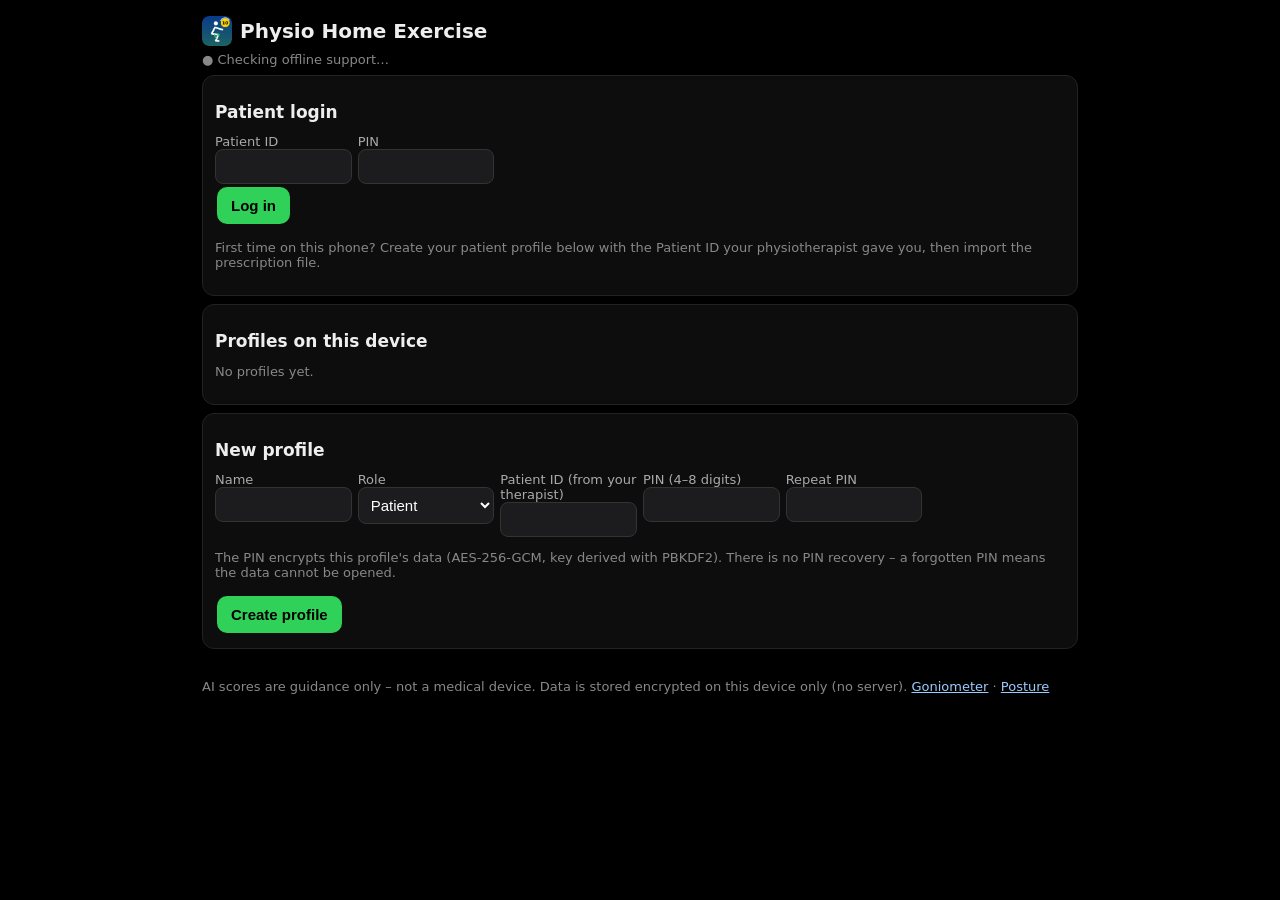
<file: exercise/index.html>
<!doctype html><html lang="en"><head><meta charset="utf-8"><meta name="viewport" content="width=device-width,initial-scale=1,viewport-fit=cover">
<title>Physio Home Exercise</title><meta name="theme-color" content="#000000"><link rel="manifest" href="manifest.json">
<link rel="icon" href="favicon-32.png" sizes="32x32"><link rel="apple-touch-icon" href="apple-touch-icon.png"><meta name="apple-mobile-web-app-capable" content="yes"><meta name="apple-mobile-web-app-status-bar-style" content="black">
<style>
*{box-sizing:border-box}body{margin:0;background:#000;color:#eee;font-family:system-ui,-apple-system,Segoe UI,Roboto,sans-serif;font-size:15px}
.wrap{max-width:900px;margin:0 auto;padding:10px 12px 60px}h1{font-size:20px;margin:6px 0;display:flex;align-items:center;gap:8px}h1 img{width:30px;height:30px;border-radius:7px}
h2{font-size:17px;margin:14px 0 6px}h3{font-size:15px;margin:10px 0 4px;color:#ccc}
button,.btn{border:0;border-radius:10px;padding:10px 14px;font-size:15px;color:#fff;background:#333;cursor:pointer;margin:3px 2px;font-weight:600;display:inline-block;text-decoration:none}
.b{background:#0a84ff}.y{background:#ffd400;color:#000}.g{background:#30d158;color:#000}.r{background:#ff3b30}.s{padding:6px 10px;font-size:13px}
.card{background:#0d0d0d;border:1px solid #222;border-radius:12px;padding:12px;margin:8px 0}.row{display:flex;gap:8px;flex-wrap:wrap;align-items:center}.grow{flex:1}
input,select,textarea{background:#1c1c1e;color:#fff;border:1px solid #333;border-radius:8px;padding:8px;font-size:15px;max-width:100%}textarea{width:100%}label{font-size:13px;color:#aaa;display:block;margin-top:6px}
.grid{display:grid;grid-template-columns:repeat(auto-fill,minmax(130px,1fr));gap:6px}.grid input,.grid select{width:100%}
table{border-collapse:collapse;width:100%;font-size:13px}td,th{border-bottom:1px solid #222;padding:5px;text-align:left}th{color:#9cf}
.muted{color:#888;font-size:13px}.pill{display:inline-block;padding:2px 8px;border-radius:10px;font-size:12px;background:#222;margin:1px}.ok{color:#30d158}.warn{color:#ffd400}.bad{color:#ff6b6b}
.note{background:#1a1500;border:1px solid #554400;color:#ffe680;border-radius:10px;padding:8px;font-size:13px;margin:8px 0}
#stage{position:relative;width:100%;background:#111;border-radius:12px;overflow:hidden;border:4px solid #333}#stage video,#stage canvas{width:100%;display:block}#stage canvas{position:absolute;left:0;top:0;height:100%}
.mir{transform:scaleX(-1)}#hud{position:absolute;left:0;right:0;top:0;padding:8px;display:flex;justify-content:space-between;pointer-events:none;text-shadow:0 1px 3px #000}
.big{font-size:46px;font-weight:800;line-height:1}#cue{position:absolute;left:0;right:0;bottom:10px;text-align:center;font-size:22px;font-weight:700;text-shadow:0 2px 4px #000;pointer-events:none}
#arrow{position:absolute;right:12px;top:40%;font-size:64px;font-weight:900;pointer-events:none}#prog{position:absolute;left:8px;top:25%;bottom:25%;width:16px;background:#0008;border-radius:8px;overflow:hidden}#prog div{position:absolute;bottom:0;left:0;right:0;background:#0a84ff}
#rest{position:absolute;inset:0;background:#000c;display:none;flex-direction:column;align-items:center;justify-content:center;font-size:22px}#rest b{font-size:80px}
.chk label{display:flex;gap:8px;align-items:center;font-size:15px;color:#eee;margin:6px 0}.chk input{width:22px;height:22px}
video.demo{width:100%;max-height:300px;background:#111;border-radius:10px}
</style></head><body><div class="wrap">
<h1><img src="icon-192.png" alt="">Physio Home Exercise <span id="who" class="muted" style="margin-left:auto"></span></h1>
<div id="pwaBar" style="display:flex;gap:8px;align-items:center;margin:6px 0;font-size:13px">
<span id="offState" style="flex:1;color:#888">● Checking offline support…</span>
<button id="installBtn" style="display:none;flex:none;font-size:14px;padding:8px 12px;background:#0a84ff">Install app</button></div>
<div id="iosHint" style="display:none;font-size:13px;background:#1c1c1e;border:1px solid #444;border-radius:10px;padding:8px;margin:4px 0">On iPhone: tap <b>Share</b> then <b>Add to Home Screen</b> to install and use offline. <a href="#" id="iosX" style="color:#9cf">Dismiss</a></div>
<div id="view"></div>
<p class="muted" style="margin-top:30px">AI scores are guidance only – not a medical device. Data is stored encrypted on this device only (no server). <a href="../" style="color:#9cf">Goniometer</a> · <a href="../posture/" style="color:#9cf">Posture</a></p>
</div>
<input type="file" id="filePick" accept=".json,application/json" style="display:none">
<input type="file" id="vidPick" accept="video/*" style="display:none">
<script src="vendor/jspdf.umd.min.js"></script><script src="vendor/xlsx.full.min.js"></script><script src="vendor/qrcode.js"></script>
<script type="module" src="app.js"></script>
<script>
(function(){var st=document.getElementById("offState"),ib=document.getElementById("installBtn"),dp=null;
function set(t,c){st.textContent="● "+t;st.style.color=c}
function upd(){if(!navigator.onLine)set("Offline – working from cache","#ffd400")}
function chk(){if(!("serviceWorker" in navigator)||!window.isSecureContext){set("Offline mode needs HTTPS / a modern browser","#ff6b6b");return}
 navigator.serviceWorker.ready.then(function(){caches.keys().then(function(k){var ok=k.some(function(x){return x.indexOf("exercise-")===0});set(ok?"Offline ready (model cached)":"Preparing offline…",ok?"#30d158":"#888");upd()})})}
if("serviceWorker" in navigator&&window.isSecureContext){navigator.serviceWorker.register("sw.js",{scope:"./"}).then(function(){chk()}).catch(function(e){set("Offline setup failed: "+e.message,"#ff6b6b")})}else chk();
window.addEventListener("beforeinstallprompt",function(e){e.preventDefault();dp=e;ib.style.display=""});
ib.onclick=function(){if(dp){dp.prompt();dp=null;ib.style.display="none"}};window.addEventListener("offline",upd);window.addEventListener("online",chk);
var ios=/iphone|ipad|ipod/i.test(navigator.userAgent),sa=navigator.standalone;
if(ios&&!sa&&!localStorage.getItem("iosHintX"))document.getElementById("iosHint").style.display="";
document.getElementById("iosX").onclick=function(e){e.preventDefault();localStorage.setItem("iosHintX",1);document.getElementById("iosHint").style.display="none"};})();
</script></body></html>
</file>
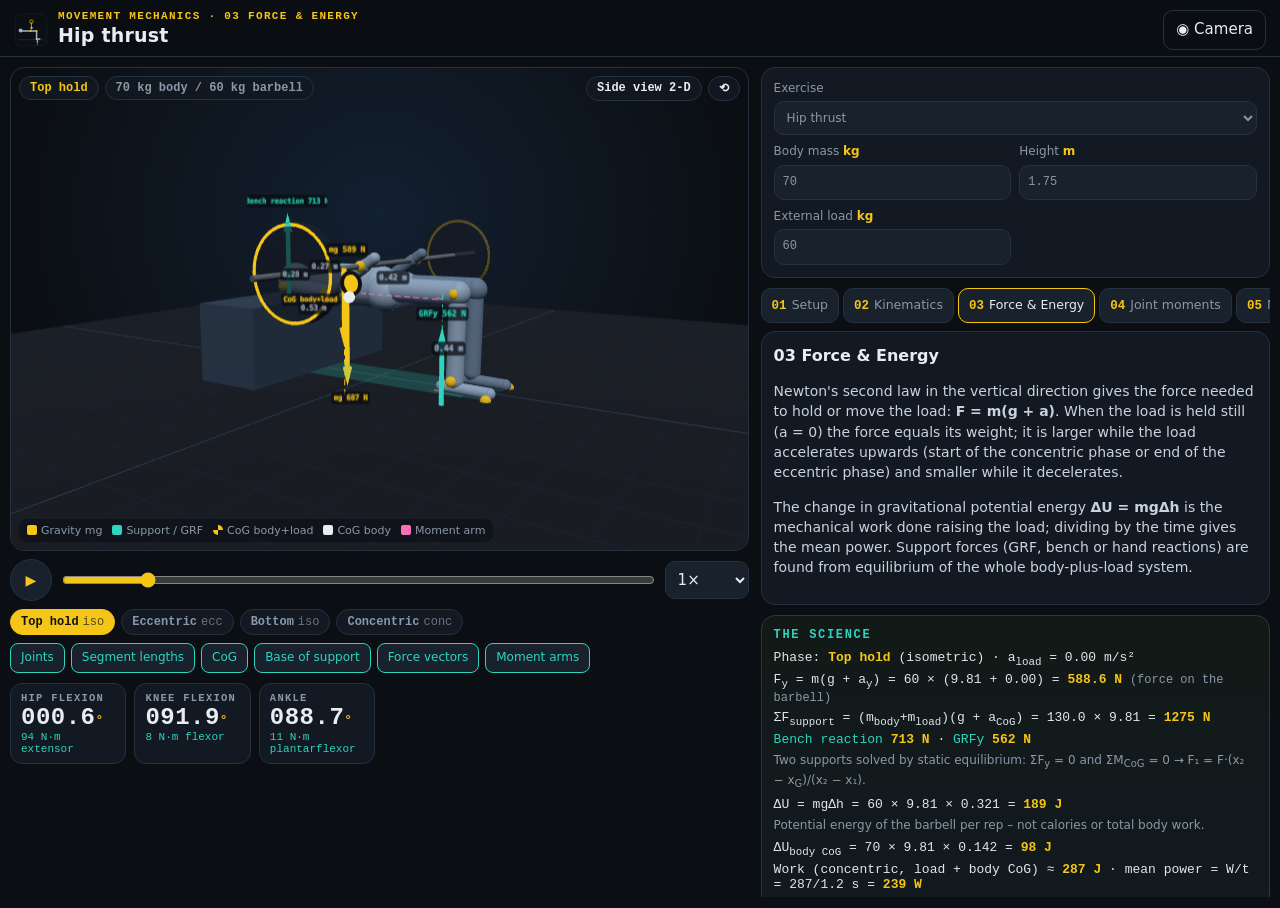
<file: mechanics/index.html>
<!DOCTYPE html>
<html lang="en-GB"><head>
<meta charset="utf-8">
<meta name="viewport" content="width=device-width,initial-scale=1,viewport-fit=cover">
<meta name="theme-color" content="#0b0f14">
<meta name="description" content="3D Movement Mechanics – interactive biomechanics lessons: kinematics, forces, energy, joint moments and muscles for common exercises.">
<title>3D Movement Mechanics</title>
<link rel="manifest" href="manifest.json">
<link rel="icon" href="icon.svg" type="image/svg+xml">
<link rel="apple-touch-icon" href="icon.svg">
<link rel="stylesheet" href="style.css">
<script type="importmap">{"imports":{"three":"../biomech/vendor/three.module.min.js"}}</script>
</head><body>
<header class="top">
  <div class="brand"><img src="icon.svg" alt="" width="34" height="34"><div><div class="kicker" id="kicker">Movement Mechanics · lesson</div><h1 id="title">Hip thrust</h1></div></div>
  <div class="topbtns"><button id="installBtn" class="ghost" hidden>⤓ Install</button><button id="camBtn" class="ghost">◉ Camera</button></div>
</header>
<main class="layout">
  <section class="stage">
    <div class="viewwrap">
      <canvas id="three" aria-label="3D model"></canvas>
      <div class="hud tl"><span class="pill" id="phasePill">Top hold</span><span class="pill dim" id="modelPill">70 kg body / 60 kg bar</span></div>
      <div class="hud tr"><button id="viewBtn" class="pill btn">Side view 2-D</button><button id="resetCam" class="pill btn" title="Reset camera">⟲</button></div>
      <div class="hud bl legend" id="legend">
        <span><i style="background:var(--y)"></i>Gravity mg</span><span><i style="background:var(--t)"></i>Support / GRF</span><span><i class="cog"></i>CoG body+load</span><span><i style="background:#e8edf3"></i>CoG body</span><span><i style="background:#ff6fb5"></i>Moment arm</span>
      </div>
      <div id="estBadge" class="hud br est" hidden>CAMERA ESTIMATE</div>
    </div>
    <div class="transport">
      <button id="playBtn" class="round" aria-label="Play/pause">❚❚</button>
      <input id="scrub" type="range" min="0" max="1000" value="0" aria-label="Scrub">
      <select id="speed" aria-label="Speed"><option value="0.25">0.25×</option><option value="0.5">0.5×</option><option value="1" selected>1×</option><option value="2">2×</option></select>
    </div>
    <div class="chips" id="chips"></div>
    <div class="toggles" id="toggles"></div>
    <div class="angles" id="angles"></div>
  </section>
  <section class="side">
    <div class="card inputs">
      <label><span>Exercise</span><select id="exSel"></select></label>
      <label><span>Body mass <b class="u">kg</b></span><input id="mass" type="number" min="30" max="200" step="1" value="70"></label>
      <label><span>Height <b class="u">m</b></span><input id="height" type="number" min="1.2" max="2.2" step="0.01" value="1.75"></label>
      <label><span>External load <b class="u">kg</b></span><input id="load" type="number" min="0" max="400" step="2.5" value="60"></label>
    </div>
    <nav class="tabs" id="tabs" role="tablist"></nav>
    <article class="card lesson" id="lesson"></article>
    <article class="card science" id="science"></article>
    <div class="exports"><button id="pngBtn">⇩ PNG snapshot</button><button id="pdfBtn">⇩ PDF summary</button></div>
    <p class="disc">Educational model; values illustrative. Rigid-segment sagittal model (de Leva 1996 segment parameters), quasi-static inverse statics with keyframed accelerations. Not a clinical measurement.</p>
  </section>
</main>
<div id="camPanel" class="campanel" hidden>
  <div class="camhead"><b>Camera mode</b><span class="est">ESTIMATES</span><button id="camClose" class="ghost">✕</button></div>
  <div class="camrow"><button data-facing="user">Front camera</button><button data-facing="environment">Rear camera</button><label class="filebtn">Video file<input id="vidFile" type="file" accept="video/*" hidden></label></div>
  <div class="camview"><video id="vid" playsinline muted></video><canvas id="lmc"></canvas></div>
  <p class="small" id="camStatus">Film side-on (sagittal plane), whole body in frame. Pose model loads from this device (works offline after first load).</p>
  <p class="small warn">Camera-derived angles, forces and moments are <b>estimates</b> from 2-D landmarks plus the rigid-body model. Measured ground reaction forces need force plates.</p>
</div>
<script type="module" src="app.js"></script>
</body></html>
</file>
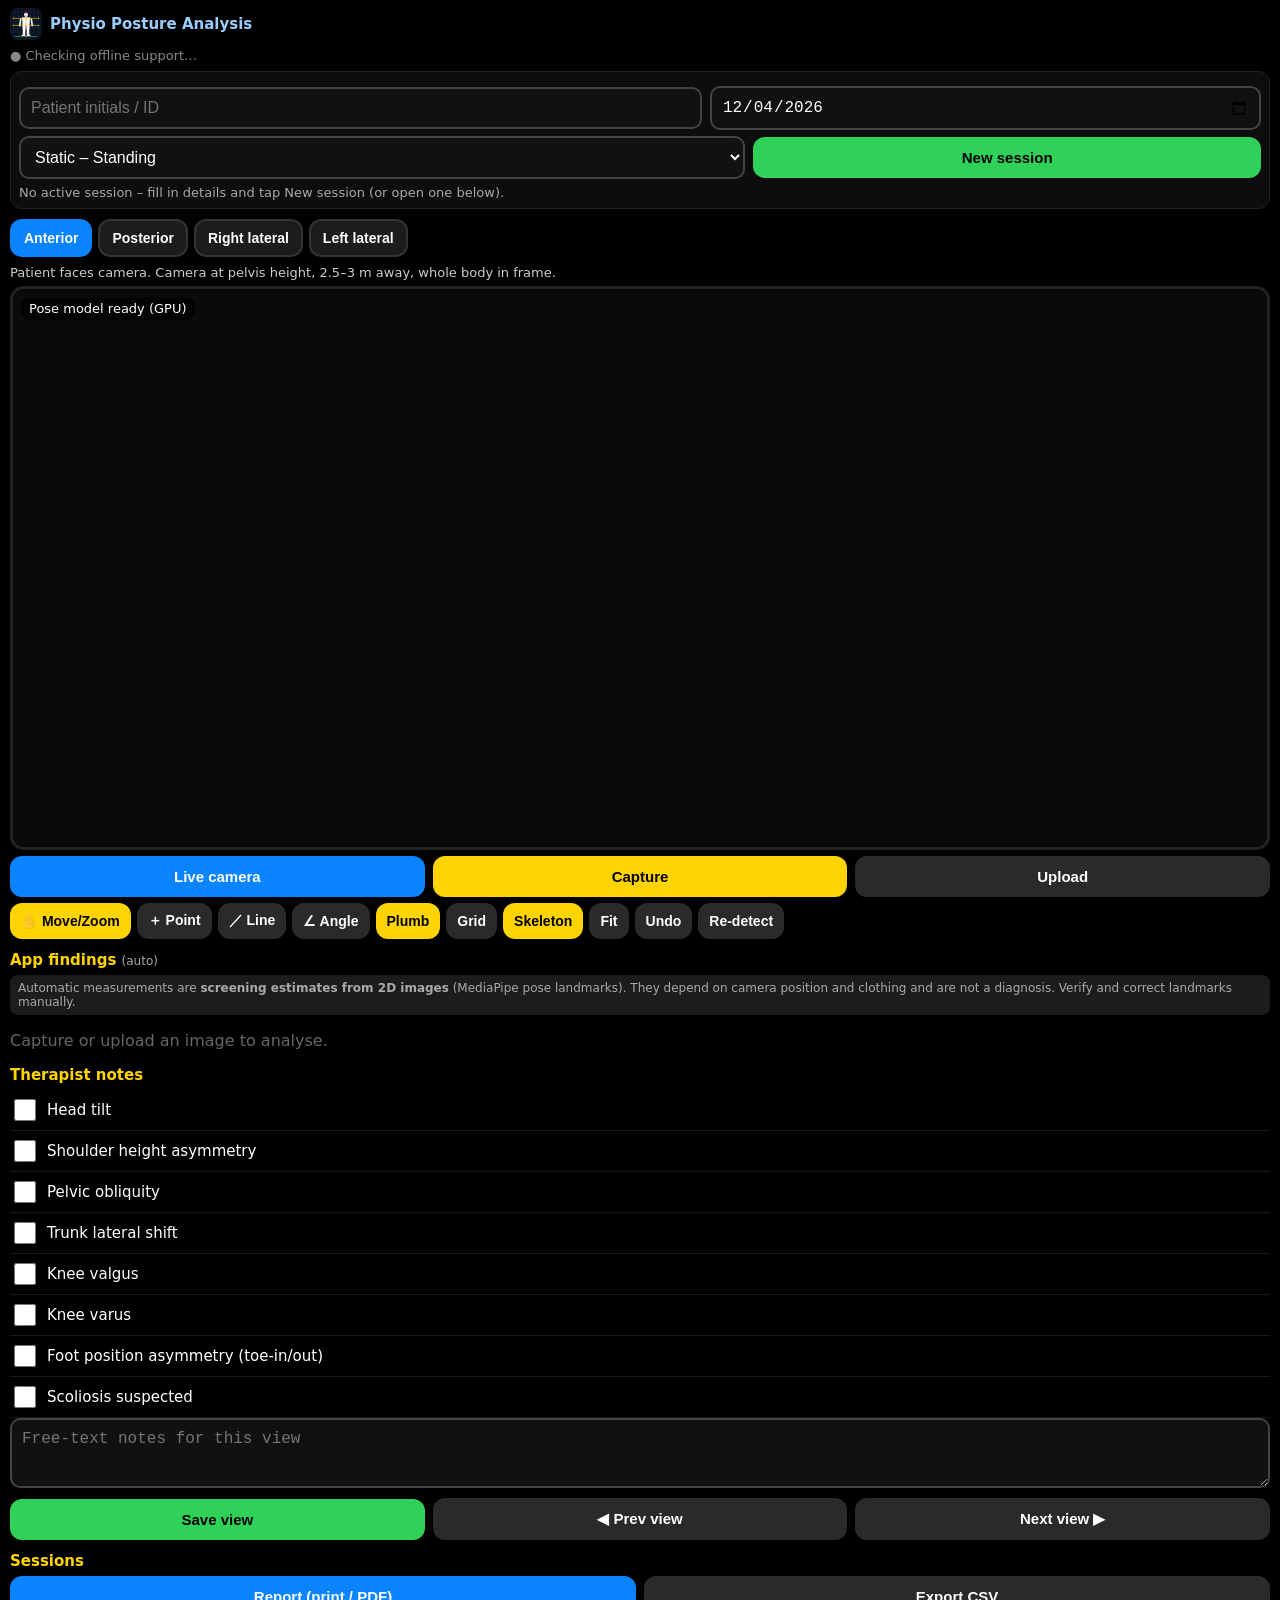
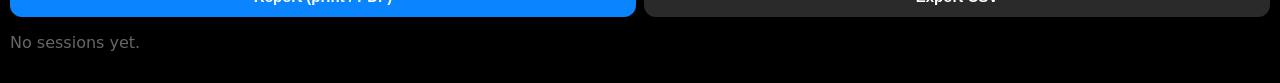
<file: posture/index.html>
<!DOCTYPE html>
<html lang="en"><head>
<meta charset="utf-8">
<meta name="viewport" content="width=device-width,initial-scale=1,viewport-fit=cover,user-scalable=no">
<meta name="theme-color" content="#000000">
<link rel="manifest" href="manifest.json">
<link rel="icon" type="image/png" sizes="32x32" href="favicon-32.png">
<link rel="icon" type="image/png" sizes="192x192" href="icon-192.png">
<link rel="apple-touch-icon" href="apple-touch-icon.png">
<meta name="apple-mobile-web-app-capable" content="yes">
<meta name="mobile-web-app-capable" content="yes">
<meta name="apple-mobile-web-app-status-bar-style" content="black">
<meta name="apple-mobile-web-app-title" content="Posture">
<title>Physio Posture Analysis</title>
<style>
*{box-sizing:border-box;-webkit-tap-highlight-color:transparent}
body{margin:0;background:#000;color:#fff;font-family:system-ui,-apple-system,Segoe UI,Roboto,sans-serif;padding:env(safe-area-inset-top) 10px calc(14px + env(safe-area-inset-bottom))}
h1{font-size:15px;margin:8px 0;color:#9cf}h2{font-size:15px;margin:12px 0 6px;color:#ffd400}
.row{display:flex;gap:8px;margin:6px 0;align-items:center;flex-wrap:wrap}
select,input[type=text],input[type=date],textarea{flex:1;font-size:16px;padding:10px;background:#111;color:#fff;border:2px solid #444;border-radius:10px;min-width:0}
textarea{width:100%;min-height:70px}
button{font-size:15px;font-weight:700;padding:12px 8px;border-radius:12px;border:0;flex:1;background:#2a2a2a;color:#fff;min-width:0}
button:active{filter:brightness(1.4)}button:disabled{opacity:.4}
.b{background:#0a84ff}.y{background:#ffd400;color:#000}.g{background:#30d158;color:#000}.r{background:#ff3b30}
.chips{display:flex;gap:6px;overflow-x:auto;padding:2px 0}
.chips button{flex:none;padding:9px 12px;font-size:14px;background:#1c1c1e;border:2px solid #333}
.chips button.on{background:#0a84ff;border-color:#0a84ff}.chips button.done::after{content:" ✓";color:#30d158}
#stageWrap{position:relative;border:3px solid #222;border-radius:14px;overflow:hidden;background:#0a0a0a;touch-action:none}
#stage{width:100%;height:62vh;display:block;touch-action:none}
#stageMsg{position:absolute;left:8px;top:8px;font-size:13px;background:rgba(0,0,0,.65);padding:4px 8px;border-radius:8px;pointer-events:none}
#rec{position:absolute;right:8px;top:8px;display:none;background:#ff3b30;padding:4px 8px;border-radius:8px;font-weight:700}
video{display:none}
.tools{display:flex;gap:6px;overflow-x:auto}.tools button{flex:none;padding:9px 11px;font-size:14px}.tools button.on{background:#ffd400;color:#000}
input[type=range]{flex:1;accent-color:#ffd400}
table.m{width:100%;border-collapse:collapse;font-size:14px}table.m td{border-bottom:1px solid #222;padding:6px 4px;vertical-align:top}
td.v{font-weight:700;white-space:nowrap;text-align:right}tr.flag td{color:#ff9f0a}tr.flag td.v::before{content:"⚠ "}
.disc{font-size:12px;color:#aaa;background:#1c1c1e;border-radius:8px;padding:6px 8px;margin:6px 0}
.checks label{display:flex;gap:8px;align-items:center;padding:6px 0;font-size:15px;border-bottom:1px solid #1a1a1a}
.checks input{width:22px;height:22px;accent-color:#ffd400}
#graphs{width:100%;height:220px;display:none;background:#0a0a0a;border-radius:10px;margin-top:6px}
.card{background:#0d0d0d;border:1px solid #222;border-radius:12px;padding:8px;margin:8px 0}
.sess td{padding:6px 3px;border-bottom:1px solid #222;font-size:14px}.sess button{padding:7px 9px;font-size:13px}
#report{display:none;background:#fff;color:#000;padding:16px}
#report h1{color:#000;font-size:20px}#report h2{color:#000;border-bottom:2px solid #000;page-break-before:auto}
#report img{max-width:100%;max-height:520px;display:block;margin:6px 0}
#report table{width:100%;border-collapse:collapse;font-size:12px}#report td,#report th{border:1px solid #999;padding:3px 5px;text-align:left}
#report .fl{color:#b00;font-weight:700}#report .view{page-break-inside:avoid;margin-bottom:18px}
body.printing>*:not(#report){display:none!important}body.printing{background:#fff;padding:0}body.printing #report{display:block}
@media print{body>*:not(#report){display:none!important}#report{display:block!important}body{background:#fff}}
</style></head><body>
<h1 style="display:flex;align-items:center;gap:8px"><img src="icon-192.png" alt="" width="32" height="32" style="border-radius:8px">Physio Posture Analysis</h1>
<div id="pwaBar" style="display:flex;gap:8px;align-items:center;margin:6px 0;font-size:13px">
<span id="offState" style="flex:1;color:#888">● Checking offline support…</span>
<button id="installBtn" style="display:none;flex:none;font-size:14px;padding:8px 12px;background:#0a84ff">Install app</button></div>
<div id="iosHint" style="display:none;font-size:13px;background:#1c1c1e;border:1px solid #444;border-radius:10px;padding:8px;margin:4px 0">On iPhone: tap <b>Share</b> then <b>Add to Home Screen</b> to install and use offline. <a href="#" id="iosX" style="color:#9cf">Dismiss</a></div>

<div class="card" id="sessCard">
 <div class="row"><input type="text" id="pt" placeholder="Patient initials / ID" maxlength="20" autocapitalize="characters"><input type="date" id="date" style="flex:.8"></div>
 <div class="row"><select id="mode"><option value="standing">Static – Standing</option><option value="sitting">Static – Sitting</option><option value="running">Dynamic – Running</option><option value="walking">Dynamic – Walking</option></select><button class="g" id="newSess" style="flex:.7">New session</button></div>
 <div id="sessInfo" style="font-size:13px;color:#aaa"></div>
</div>

<div class="chips" id="views"></div>
<div class="row" style="font-size:13px;color:#ccc" id="viewHint"></div>
<div id="stageWrap"><canvas id="stage"></canvas><div id="stageMsg">Loading pose model…</div><div id="rec">● REC</div></div>
<video id="video" playsinline muted autoplay></video>
<div class="row"><button class="b" id="liveBtn">Live camera</button><button class="y" id="capBtn">Capture</button><button id="upBtn">Upload</button>
<input type="file" id="file" accept="image/*,video/*" hidden></div>
<div class="row" id="clipRow" style="display:none"><button id="playBtn" style="flex:none;padding:10px 14px">▶</button><input type="range" id="scrub" min="0" max="0" value="0"><span id="frameLbl" style="font-size:13px;min-width:70px;text-align:right"></span><button id="anaBtn" class="b" style="flex:none;padding:10px">Analyze clip</button></div>
<canvas id="graphs"></canvas>
<div class="tools" id="tools">
 <button data-t="move" class="on">✋ Move/Zoom</button><button data-t="point">＋ Point</button><button data-t="line">／ Line</button><button data-t="angle">∠ Angle</button>
 <button id="plumbBtn">Plumb</button><button id="gridBtn">Grid</button><button id="skelBtn" class="on">Skeleton</button><button id="fitBtn">Fit</button><button id="undoBtn">Undo</button><button id="redetBtn">Re-detect</button>
</div>
<div class="card" id="gridSet" style="display:none;font-size:14px">
 <div class="row"><b style="color:#ffd400">Posture grid</b><select id="gUnit"><option value="div">Divisions (count)</option><option value="cm">cm squares</option></select></div>
 <div class="row" id="gDivRow">Divisions over image height <select id="gDiv"><option>10</option><option>16</option><option>20</option><option>30</option><option>40</option></select></div>
 <div class="row" id="gCmRow">Square <select id="gCm"><option value="2">2 cm</option><option value="5">5 cm</option><option value="10">10 cm</option></select> Patient height (cm) <input type="text" inputmode="numeric" id="gHt" style="flex:.5"></div>
 <div class="row">Opacity <input type="range" id="gOp" min="0.1" max="1" step="0.05"><span id="gOpV" style="min-width:40px"></span></div>
 <div class="row">Colour <select id="gCol"><option value="#00e5ff">Cyan</option><option value="#ffffff">White</option><option value="#ffd400">Yellow</option><option value="#30d158">Green</option><option value="#ff3b30">Red</option><option value="#000000">Black</option></select>
  Centre on <select id="gAlign"><option value="plumb">Plumb line</option><option value="ankle">Ankle midpoint</option><option value="center">Image centre</option></select></div>
 <div class="row"><label><input type="checkbox" id="gAxes"> Numbered / lettered axes</label><label><input type="checkbox" id="gWmOn"> Watermark</label></div>
 <div class="row"><input type="text" id="gWm" placeholder="Watermark text (e.g. clinic name)" maxlength="40"></div>
 <div style="font-size:12px;color:#888">cm squares are scaled from the detected stature (ear-to-floor × 1.09) and the patient height entered: approximate.</div>
</div>
<h2>App findings <span style="font-size:12px;color:#aaa;font-weight:400">(auto)</span></h2>
<div class="disc">Automatic measurements are <b>screening estimates from 2D images</b> (MediaPipe pose landmarks). They depend on camera position and clothing and are not a diagnosis. Verify and correct landmarks manually.</div>
<div id="findings"><p style="color:#666">Capture or upload an image to analyse.</p></div>
<h2>Therapist notes</h2>
<div class="checks" id="checks"></div>
<textarea id="notes" placeholder="Free-text notes for this view"></textarea>
<div class="row"><button class="g" id="saveView">Save view</button><button id="prevV">◀ Prev view</button><button id="nextV">Next view ▶</button></div>
<h2>Sessions</h2>
<div class="row"><button id="repBtn" class="b">Report (print / PDF)</button><button id="csvBtn">Export CSV</button></div>
<div id="sessList"></div>
<div id="report"></div>
<script src="app.js" type="module"></script>
<script>
(function(){var st=document.getElementById("offState"),ib=document.getElementById("installBtn"),dp=null;
function set(t,c){st.textContent="● "+t;st.style.color=c}
function upd(){if(!navigator.onLine)set("Offline – running from cache","#ff9f0a")}
window.addEventListener("online",function(){chk()});window.addEventListener("offline",upd);
function chk(){if(!("serviceWorker" in navigator)||!window.isSecureContext){set("Offline mode needs HTTPS / a modern browser","#ff6b6b");return}
 navigator.serviceWorker.ready.then(function(){caches.keys().then(function(k){var ok=k.some(function(x){return x.indexOf("posture-")===0});set(ok?"Offline ready (model cached)":"Preparing offline…",ok?"#30d158":"#888");upd()})})}
if("serviceWorker" in navigator&&window.isSecureContext){navigator.serviceWorker.register("sw.js",{scope:"./"}).then(function(){chk()}).catch(function(e){set("Offline setup failed: "+e.message,"#ff6b6b")})}else chk();
window.addEventListener("beforeinstallprompt",function(e){e.preventDefault();dp=e;ib.style.display=""});
ib.onclick=function(){if(!dp)return;dp.prompt();dp.userChoice.finally(function(){dp=null;ib.style.display="none"})};
var ios=/iphone|ipad|ipod/i.test(navigator.userAgent)||(navigator.platform==="MacIntel"&&navigator.maxTouchPoints>1),sa=navigator.standalone||matchMedia("(display-mode: standalone)").matches;
if(ios&&!sa&&!localStorage.getItem("iosHintX"))document.getElementById("iosHint").style.display="";
document.getElementById("iosX").onclick=function(e){e.preventDefault();localStorage.setItem("iosHintX","1");document.getElementById("iosHint").style.display="none"};
})();
</script>
</body></html>
</file>
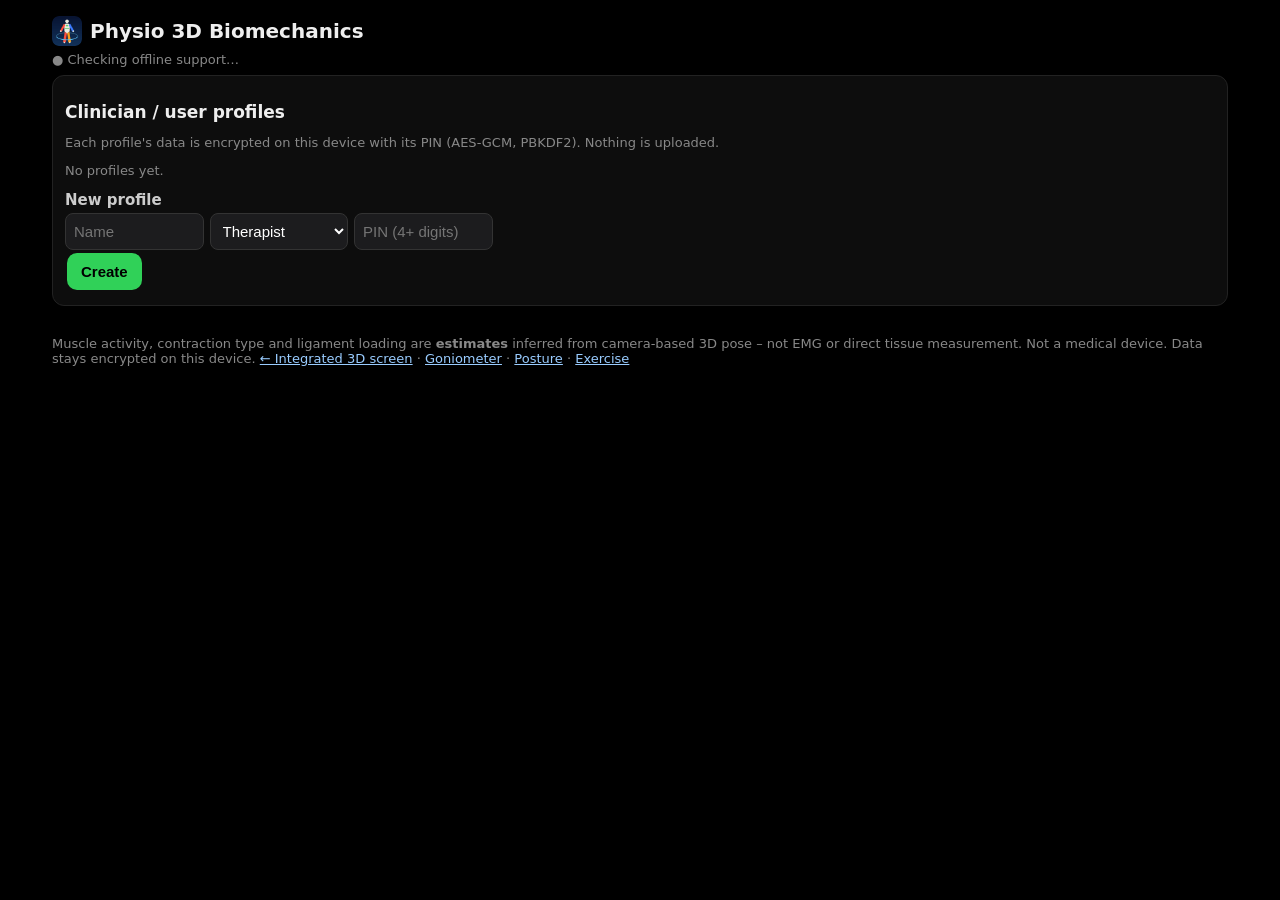
<file: biomech/patients.html>
<!doctype html><html lang="en"><head><meta charset="utf-8"><meta name="viewport" content="width=device-width,initial-scale=1,viewport-fit=cover">
<title>Physio 3D Biomechanics</title><meta name="theme-color" content="#000000"><link rel="manifest" href="manifest.json">
<link rel="icon" href="favicon-32.png" sizes="32x32"><link rel="apple-touch-icon" href="apple-touch-icon.png"><meta name="apple-mobile-web-app-capable" content="yes"><meta name="apple-mobile-web-app-status-bar-style" content="black">
<style>
*{box-sizing:border-box}body{margin:0;background:#000;color:#eee;font-family:system-ui,-apple-system,Segoe UI,Roboto,sans-serif;font-size:15px}
.wrap{max-width:900px;margin:0 auto;padding:10px 12px 60px}h1{font-size:20px;margin:6px 0;display:flex;align-items:center;gap:8px}h1 img{width:30px;height:30px;border-radius:7px}
h2{font-size:17px;margin:14px 0 6px}h3{font-size:15px;margin:10px 0 4px;color:#ccc}
button,.btn{border:0;border-radius:10px;padding:10px 14px;font-size:15px;color:#fff;background:#333;cursor:pointer;margin:3px 2px;font-weight:600;display:inline-block;text-decoration:none}
.b{background:#0a84ff}.y{background:#ffd400;color:#000}.g{background:#30d158;color:#000}.r{background:#ff3b30}.s{padding:6px 10px;font-size:13px}
.card{background:#0d0d0d;border:1px solid #222;border-radius:12px;padding:12px;margin:8px 0}.row{display:flex;gap:8px;flex-wrap:wrap;align-items:center}.grow{flex:1}
input,select,textarea{background:#1c1c1e;color:#fff;border:1px solid #333;border-radius:8px;padding:8px;font-size:15px;max-width:100%}textarea{width:100%}label{font-size:13px;color:#aaa;display:block;margin-top:6px}
.grid{display:grid;grid-template-columns:repeat(auto-fill,minmax(130px,1fr));gap:6px}.grid input,.grid select{width:100%}
table{border-collapse:collapse;width:100%;font-size:13px}td,th{border-bottom:1px solid #222;padding:5px;text-align:left}th{color:#9cf}
.muted{color:#888;font-size:13px}.pill{display:inline-block;padding:2px 8px;border-radius:10px;font-size:12px;background:#222;margin:1px}.ok{color:#30d158}.warn{color:#ffd400}.bad{color:#ff6b6b}
.note{background:#1a1500;border:1px solid #554400;color:#ffe680;border-radius:10px;padding:8px;font-size:13px;margin:8px 0}
#stage{position:relative;width:100%;background:#111;border-radius:12px;overflow:hidden;border:4px solid #333}#stage video,#stage canvas{width:100%;display:block}#stage canvas{position:absolute;left:0;top:0;height:100%}
.mir{transform:scaleX(-1)}#hud{position:absolute;left:0;right:0;top:0;padding:8px;display:flex;justify-content:space-between;pointer-events:none;text-shadow:0 1px 3px #000}
.big{font-size:46px;font-weight:800;line-height:1}#cue{position:absolute;left:0;right:0;bottom:10px;text-align:center;font-size:22px;font-weight:700;text-shadow:0 2px 4px #000;pointer-events:none}
#arrow{position:absolute;right:12px;top:40%;font-size:64px;font-weight:900;pointer-events:none}#prog{position:absolute;left:8px;top:25%;bottom:25%;width:16px;background:#0008;border-radius:8px;overflow:hidden}#prog div{position:absolute;bottom:0;left:0;right:0;background:#0a84ff}
#rest{position:absolute;inset:0;background:#000c;display:none;flex-direction:column;align-items:center;justify-content:center;font-size:22px}#rest b{font-size:80px}
.chk label{display:flex;gap:8px;align-items:center;font-size:15px;color:#eee;margin:6px 0}.chk input{width:22px;height:22px}
video.demo{width:100%;max-height:300px;background:#111;border-radius:10px}
.split{display:grid;grid-template-columns:1fr 1fr;gap:6px;position:relative}.split #stage{border-width:2px}.c3d{width:100%;height:100%;min-height:320px;background:radial-gradient(#1a2333,#05070a);border-radius:12px;display:block;touch-action:none}
.split.overlay{grid-template-columns:1fr}.split.overlay .c3d{position:absolute;inset:0;background:transparent;pointer-events:auto}
@media(max-width:700px){.split{grid-template-columns:1fr}.c3d{min-height:360px}}
.tb{margin:4px 0}.tg{display:inline-flex;gap:4px;align-items:center;font-size:13px;color:#ddd;background:#1c1c1e;border-radius:8px;padding:5px 8px;margin:0}.legend{font-size:12px;color:#bbb;margin:4px 0}
.act{font-size:20px;font-weight:800;color:#ffd400}.bar{display:inline-block;width:80px;height:7px;background:#222;border-radius:4px;vertical-align:middle;overflow:hidden}.bar i{display:block;height:100%;background:#0a84ff}
.pgrid{display:grid;grid-template-columns:1fr 1fr;gap:12px}@media(max-width:700px){.pgrid{grid-template-columns:1fr}}.pgrid h3{margin-top:6px}
#stage video{max-height:70vh;object-fit:contain}.wrap{max-width:1200px}
</style>
<script type="importmap">{"imports":{"three":"./vendor/three.module.min.js"}}</script></head><body><div class="wrap">
<h1><img src="icon-192.png" alt="">Physio 3D Biomechanics <span id="who" class="muted" style="margin-left:auto"></span></h1>
<div id="pwaBar" style="display:flex;gap:8px;align-items:center;margin:6px 0;font-size:13px">
<span id="offState" style="flex:1;color:#888">● Checking offline support…</span>
<button id="installBtn" style="display:none;flex:none;font-size:14px;padding:8px 12px;background:#0a84ff">Install app</button></div>
<div id="iosHint" style="display:none;font-size:13px;background:#1c1c1e;border:1px solid #444;border-radius:10px;padding:8px;margin:4px 0">On iPhone: tap <b>Share</b> then <b>Add to Home Screen</b> to install and use offline. <a href="#" id="iosX" style="color:#9cf">Dismiss</a></div>
<div id="view"></div>
<p class="muted" style="margin-top:30px">Muscle activity, contraction type and ligament loading are <b>estimates</b> inferred from camera-based 3D pose – not EMG or direct tissue measurement. Not a medical device. Data stays encrypted on this device. <a href="./" style="color:#9cf">← Integrated 3D screen</a> · <a href="../" style="color:#9cf">Goniometer</a> · <a href="../posture/" style="color:#9cf">Posture</a> · <a href="../exercise/" style="color:#9cf">Exercise</a></p>
</div>
<input type="file" id="vidPick" accept="video/*" style="display:none">
<script src="vendor/jspdf.umd.min.js"></script><script src="vendor/xlsx.full.min.js"></script>
<script type="module" src="app.js"></script>
<script>
(function(){var st=document.getElementById("offState"),ib=document.getElementById("installBtn"),dp=null;
function set(t,c){st.textContent="● "+t;st.style.color=c}
function upd(){if(!navigator.onLine)set("Offline – working from cache","#ffd400")}
function chk(){if(!("serviceWorker" in navigator)||!window.isSecureContext){set("Offline mode needs HTTPS / a modern browser","#ff6b6b");return}
 navigator.serviceWorker.ready.then(function(){caches.keys().then(function(k){var ok=k.some(function(x){return x.indexOf("biomech-")===0});set(ok?"Offline ready (model cached)":"Preparing offline…",ok?"#30d158":"#888");upd()})})}
if("serviceWorker" in navigator&&window.isSecureContext){navigator.serviceWorker.register("sw.js",{scope:"./"}).then(function(){chk()}).catch(function(e){set("Offline setup failed: "+e.message,"#ff6b6b")})}else chk();
window.addEventListener("beforeinstallprompt",function(e){e.preventDefault();dp=e;ib.style.display=""});
ib.onclick=function(){if(dp){dp.prompt();dp=null;ib.style.display="none"}};window.addEventListener("offline",upd);window.addEventListener("online",chk);
var ios=/iphone|ipad|ipod/i.test(navigator.userAgent),sa=navigator.standalone;
if(ios&&!sa&&!localStorage.getItem("iosHintX"))document.getElementById("iosHint").style.display="";
document.getElementById("iosX").onclick=function(e){e.preventDefault();localStorage.setItem("iosHintX",1);document.getElementById("iosHint").style.display="none"};})();
</script></body></html>
</file>
<file: mechanics/style.css>
:root{--bg:#0b0f14;--p:#121922;--p2:#18212c;--line:#253141;--tx:#e8edf3;--mut:#8a98a8;--y:#f5c518;--t:#2dd4bf;--mono:ui-monospace,"SFMono-Regular",Menlo,Consolas,"Roboto Mono",monospace}
*{box-sizing:border-box}html,body{margin:0;background:var(--bg);color:var(--tx);font:15px/1.45 system-ui,-apple-system,"Segoe UI",Roboto,sans-serif}
button,select,input{font:inherit;color:inherit}
button{background:var(--p2);border:1px solid var(--line);border-radius:10px;padding:8px 12px;cursor:pointer}
button:hover{border-color:var(--t)}button.ghost{background:transparent}
.top{display:flex;justify-content:space-between;align-items:center;padding:10px 14px calc(6px);padding-top:max(10px,env(safe-area-inset-top));border-bottom:1px solid var(--line);position:sticky;top:0;background:rgba(11,15,20,.92);backdrop-filter:blur(6px);z-index:5}
.brand{display:flex;gap:10px;align-items:center}.brand img{border-radius:8px}
.kicker{font:600 11px var(--mono);letter-spacing:.12em;text-transform:uppercase;color:var(--y)}
h1{margin:0;font-size:19px;letter-spacing:.01em}
.topbtns{display:flex;gap:6px}
.layout{display:grid;grid-template-columns:minmax(0,1fr);gap:12px;padding:10px;max-width:1500px;margin:0 auto}
@media(min-width:980px){.layout{grid-template-columns:minmax(0,1.45fr) minmax(360px,1fr)}.side{max-height:calc(100vh - 70px);overflow:auto}}
.viewwrap{position:relative;border:1px solid var(--line);border-radius:14px;overflow:hidden;background:radial-gradient(ellipse at 50% 30%,#132030,#0b0f14 70%);aspect-ratio:4/3.3}
@media(min-width:980px){.viewwrap{aspect-ratio:16/10.5}}
#three{width:100%;height:100%;display:block;touch-action:none}
.hud{position:absolute;display:flex;gap:6px;flex-wrap:wrap;pointer-events:none}.hud *{pointer-events:auto}
.tl{top:8px;left:8px}.tr{top:8px;right:8px}.bl{bottom:8px;left:8px;right:8px}.br{bottom:44px;right:8px}
.pill{font:600 12px var(--mono);background:rgba(18,25,34,.85);border:1px solid var(--line);border-radius:99px;padding:4px 10px;color:var(--y)}
.pill.dim{color:var(--mut)}.pill.btn{color:var(--tx);cursor:pointer}.pill.btn.on{border-color:var(--t);color:var(--t)}
.legend{font-size:11px;color:var(--mut);gap:10px;background:rgba(11,15,20,.6);padding:4px 8px;border-radius:8px;width:max-content;max-width:calc(100% - 16px)}
.legend i{display:inline-block;width:10px;height:10px;border-radius:2px;margin-right:4px;vertical-align:-1px}
.legend i.cog{border-radius:50%;background:conic-gradient(var(--y) 0 25%,#111 0 50%,var(--y) 0 75%,#111 0)}
.est{font:700 11px var(--mono);color:#111;background:var(--y);border-radius:6px;padding:3px 7px;letter-spacing:.08em}
.transport{display:flex;gap:8px;align-items:center;margin-top:8px}
.transport input[type=range]{flex:1;accent-color:var(--y)}
.round{width:42px;height:42px;border-radius:50%;padding:0;font-size:14px;color:var(--y)}
select{background:var(--p2);border:1px solid var(--line);border-radius:10px;padding:8px}
.chips,.toggles{display:flex;gap:6px;flex-wrap:wrap;margin-top:8px}
.chip{font:600 12px var(--mono);padding:5px 10px;border-radius:99px;background:var(--p);border:1px solid var(--line);color:var(--mut)}
.chip.on{color:#111;background:var(--y);border-color:var(--y)}
.chip .k{opacity:.7;margin-left:4px;font-weight:400}
.tog{font-size:12px;padding:5px 10px;border-radius:8px;color:var(--mut)}.tog.on{color:var(--t);border-color:var(--t)}
.angles{display:grid;grid-template-columns:repeat(auto-fill,minmax(112px,1fr));gap:8px;margin-top:10px}
.acard{background:var(--p);border:1px solid var(--line);border-radius:12px;padding:8px 10px}
.acard .l{font:600 10.5px var(--mono);letter-spacing:.12em;color:var(--mut);text-transform:uppercase}
.acard .v{font:600 24px var(--mono);color:var(--tx);letter-spacing:.02em}.acard .v small{font-size:13px;color:var(--y)}
.acard .m{font:11px var(--mono);color:var(--t)}
.card{background:var(--p);border:1px solid var(--line);border-radius:14px;padding:12px;margin-bottom:10px}
.inputs{display:grid;grid-template-columns:1fr 1fr;gap:8px}.inputs label{display:flex;flex-direction:column;font-size:12px;color:var(--mut);gap:4px}
.inputs label:first-child{grid-column:1/-1}.inputs input{background:var(--p2);border:1px solid var(--line);border-radius:10px;padding:8px;font-family:var(--mono)}
.u{color:var(--y)}
.tabs{display:flex;gap:4px;overflow-x:auto;margin-bottom:8px;scrollbar-width:none}
.tabs button{white-space:nowrap;font-size:12.5px;padding:7px 10px;border-radius:10px;color:var(--mut)}
.tabs button b{font-family:var(--mono);color:var(--y);margin-right:5px}
.tabs button.on{color:var(--tx);border-color:var(--y)}
.lesson h2{margin:0 0 6px;font-size:16px}.lesson p,.lesson li{color:#c9d3de;font-size:14px}
.lesson ul{padding-left:18px;margin:6px 0}
table{width:100%;border-collapse:collapse;font:12.5px var(--mono)}td,th{padding:5px 4px;border-bottom:1px solid var(--line);text-align:right}td:first-child,th:first-child{text-align:left}th{color:var(--mut);font-weight:600}
.science{border-color:#2a3a2c;background:linear-gradient(180deg,#121a17,#121922)}
.science h3{margin:0 0 8px;font:700 12px var(--mono);letter-spacing:.14em;color:var(--t);text-transform:uppercase}
.eq{font:13px var(--mono);margin:5px 0;color:#dfe7ef}.eq b{color:var(--y);font-weight:700}.eq .t{color:var(--t)}
.note{font-size:12px;color:var(--mut)}
.warnline{color:#ffb86b;font-size:12.5px}
.role{display:inline-block;font:600 10.5px var(--mono);padding:2px 6px;border-radius:5px;margin-right:6px;text-transform:uppercase}
.r-ag{background:var(--y);color:#111}.r-sy{background:var(--t);color:#111}.r-st{background:#3b4a5c;color:#e8edf3}
.exports{display:flex;gap:8px;flex-wrap:wrap}.exports button{flex:1}
.disc{font-size:12px;color:var(--mut);border-left:3px solid var(--y);padding-left:8px}
.campanel{position:fixed;z-index:20;right:10px;bottom:10px;width:min(420px,calc(100vw - 20px));background:var(--p);border:1px solid var(--y);border-radius:14px;padding:10px;box-shadow:0 10px 40px #000a}
.camhead{display:flex;gap:8px;align-items:center;margin-bottom:6px}.camhead button{margin-left:auto}
.camrow{display:flex;gap:6px;flex-wrap:wrap}.camrow>*{flex:1;text-align:center}
.filebtn{background:var(--p2);border:1px solid var(--line);border-radius:10px;padding:8px 12px;cursor:pointer}
.camview{position:relative;margin-top:8px;background:#000;border-radius:10px;overflow:hidden;aspect-ratio:4/3}
.camview video,.camview canvas{position:absolute;inset:0;width:100%;height:100%;object-fit:contain}
.small{font-size:12px;color:var(--mut);margin:6px 0 0}.warn{color:#ffd88a}

[hidden]{display:none!important}
.stage,.side{min-width:0}#three{max-width:100%}html,body{overflow-x:hidden}
@media(max-width:480px){#modelPill{display:none}}
</file>
